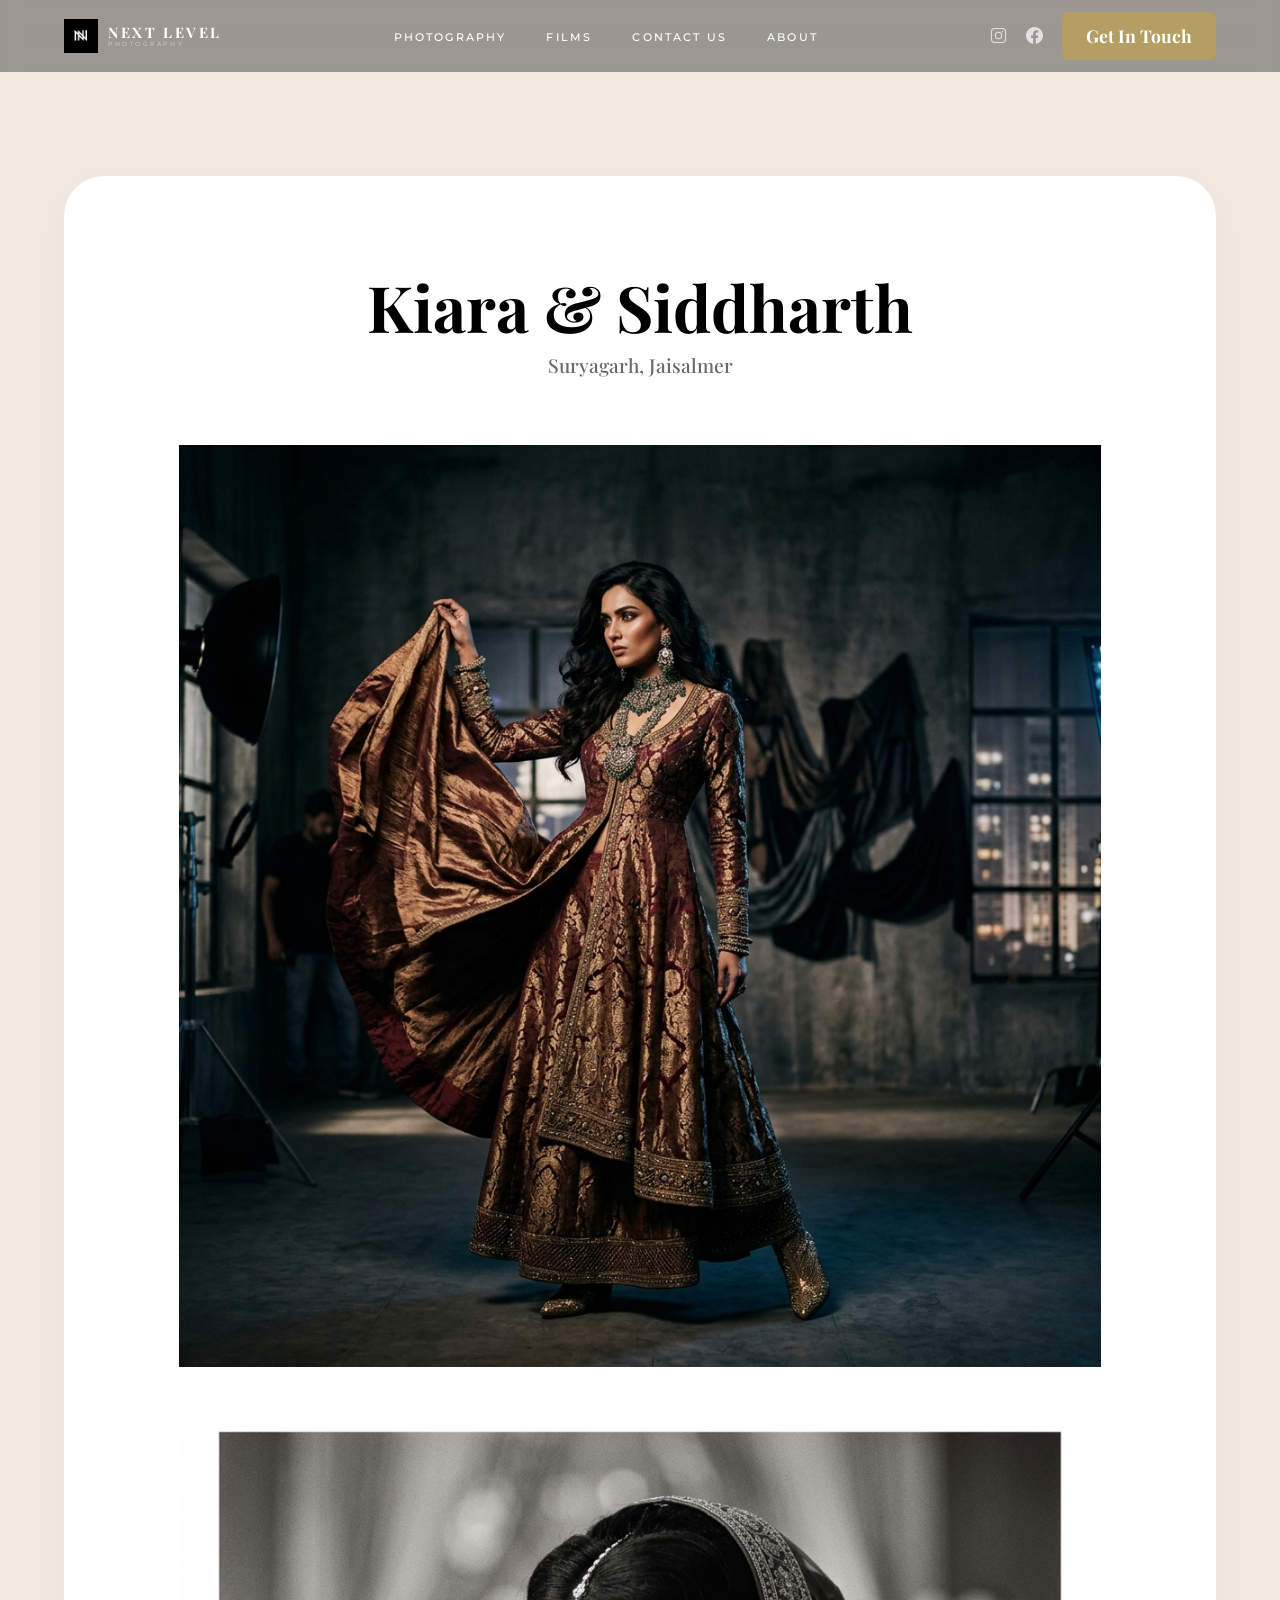
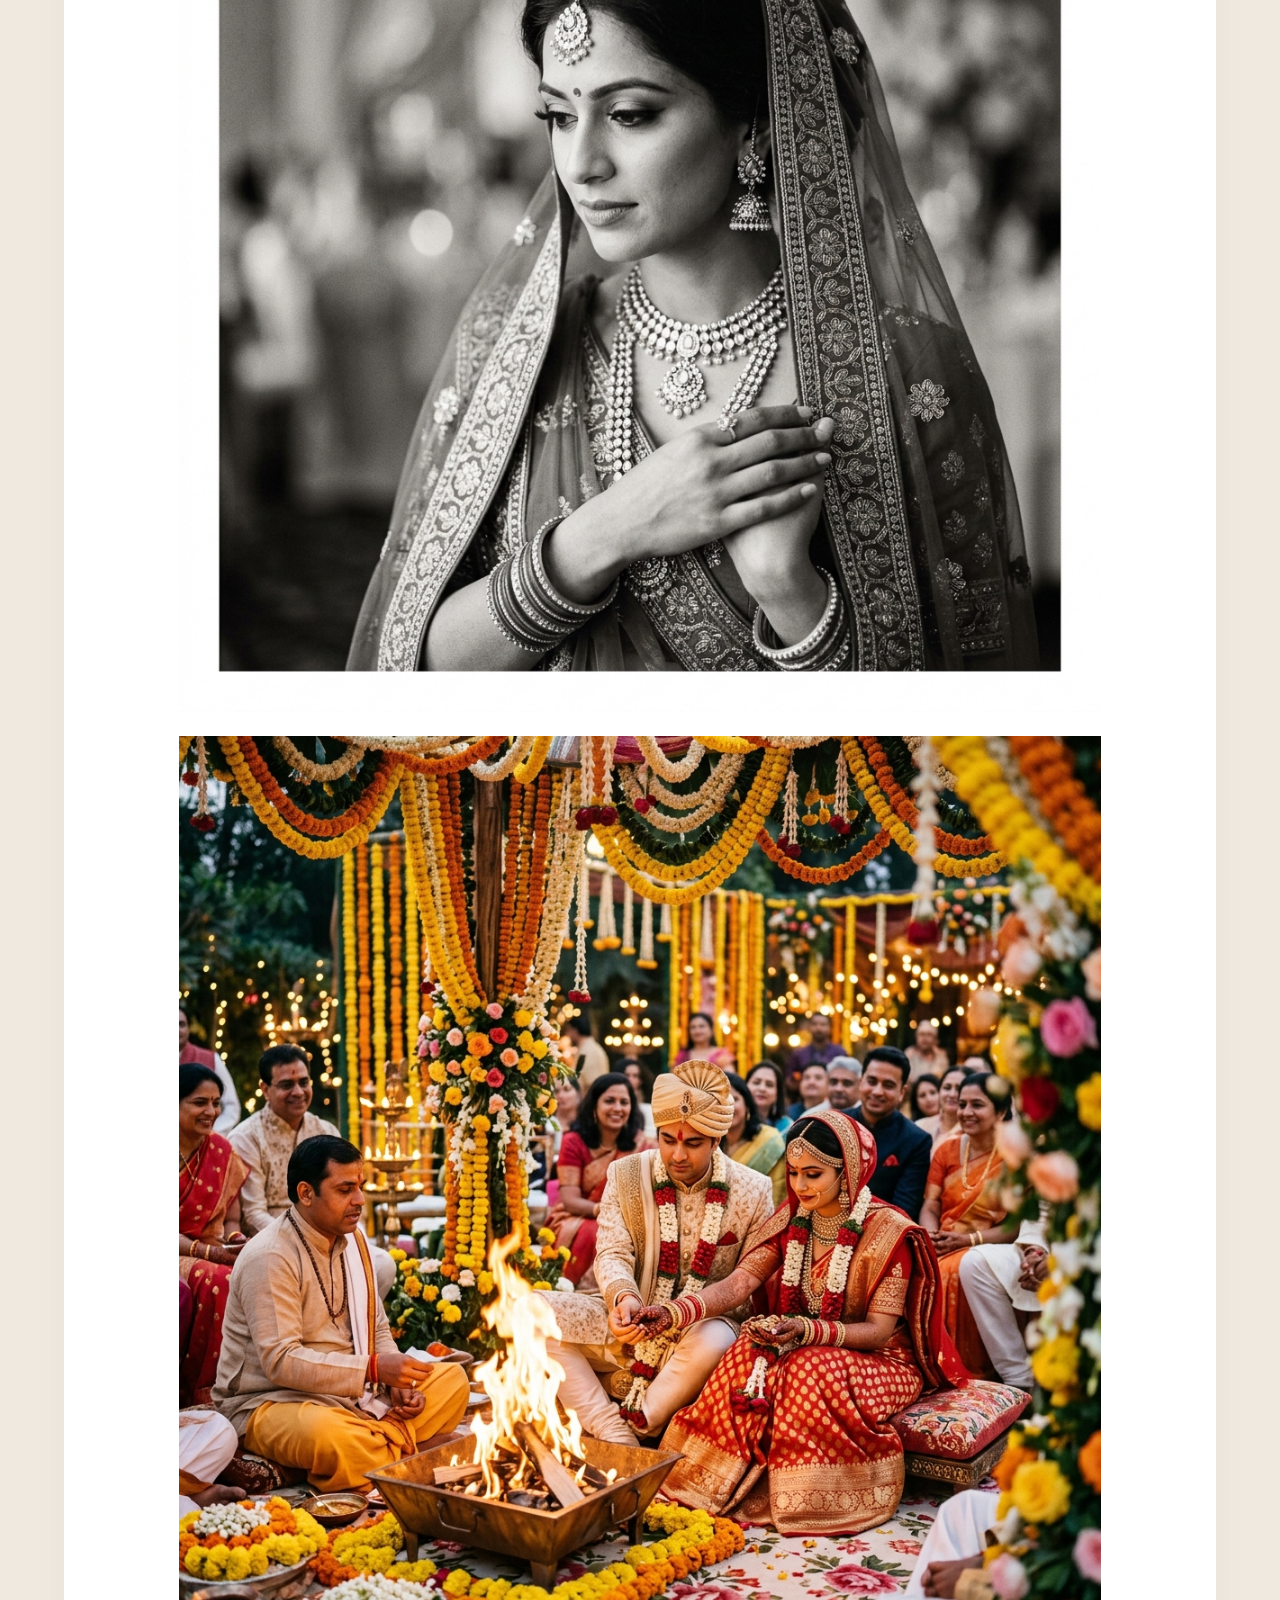
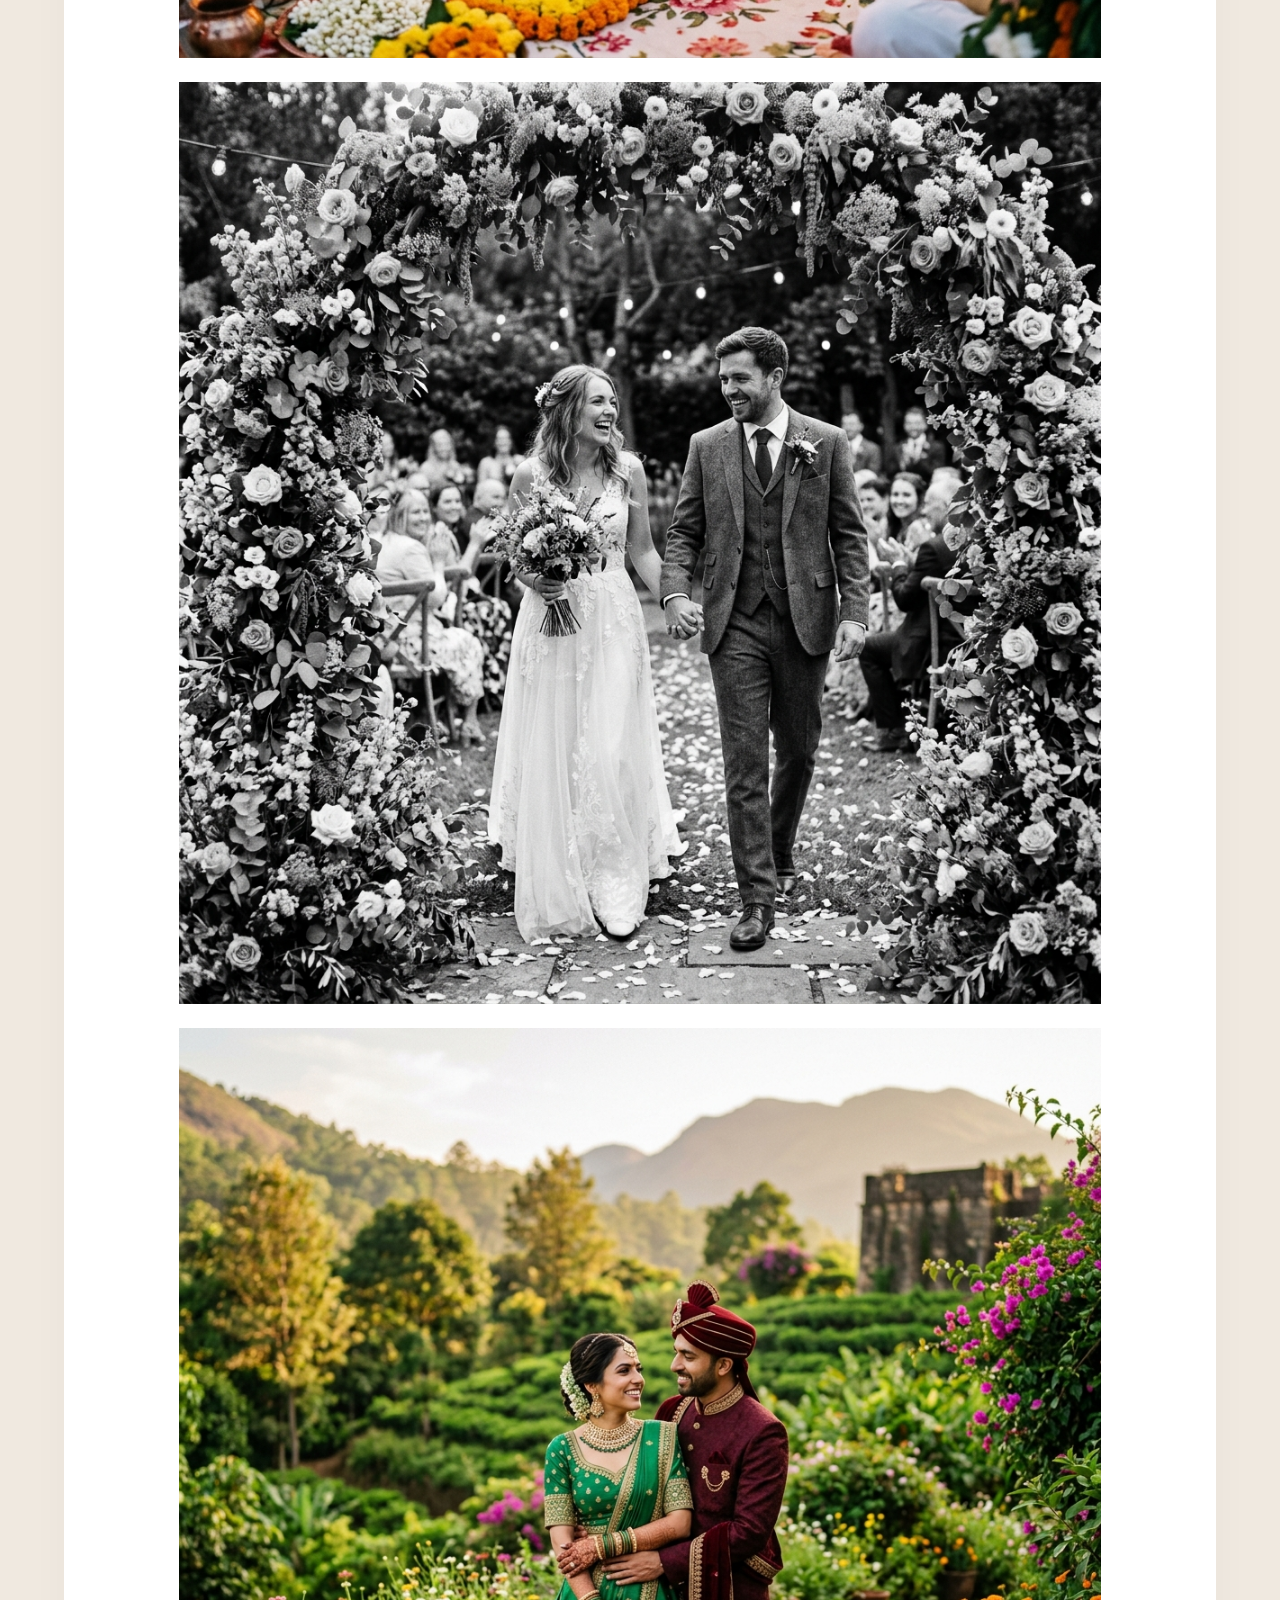
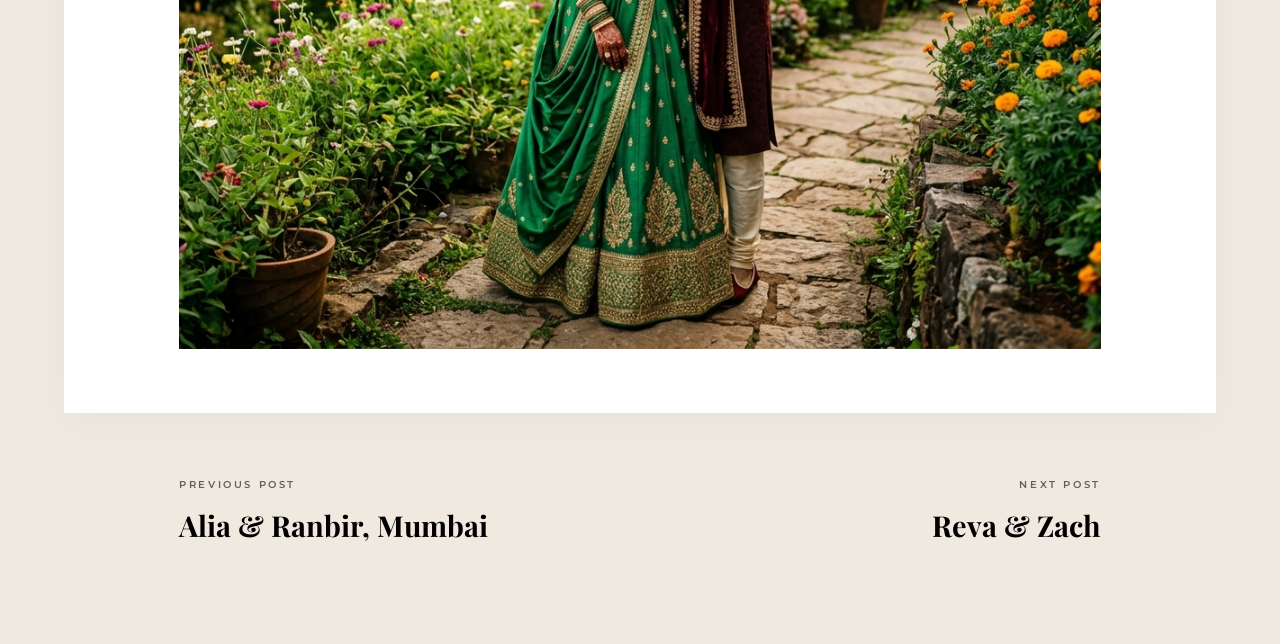
<file: blog-post.html>
<!DOCTYPE html>
<html lang="en">
<head>
  <meta charset="UTF-8" />
  <meta name="viewport" content="width=device-width, initial-scale=1.0" />
  <title>Kiara & Siddharth | NEXT LEVEL Photography</title>
  <meta name="description" content="Witnessed love in its purest form at Suryagarh, Jaisalmer." />
  <link rel="preconnect" href="https://fonts.googleapis.com" />
  <link rel="preconnect" href="https://fonts.gstatic.com" crossorigin />
  <link href="https://fonts.googleapis.com/css2?family=Playfair+Display:ital,wght@0,400;0,500;0,600;0,700;1,400;1,500;1,600;1,700&family=Montserrat:ital,wght@0,300;0,400;0,500;0,600;1,300;1,400&display=swap" rel="stylesheet" />
  <link rel="stylesheet" href="style.css" />
</head>
<body class="blog-body">
  <!-- NAVIGATION -->
  <header class="site-header" id="siteHeader">
    <nav class="nav-inner">
      <!-- Logo -->
      <div class="nav-logo">
        <a href="index.html">
          <img src="images/nl-logo.png" alt="NL" class="logo-mark" />
          <div class="logo-text-wrap">
            <span class="logo-next">NEXT LEVEL</span>
            <span class="logo-sub">Photography</span>
          </div>
        </a>
      </div>

      <!-- Center nav links -->
      <ul class="nav-links" id="navLinks">
        <li><a href="index.html#photography" class="nav-item">Photography</a></li>
        <li><a href="index.html#films" class="nav-item">Films</a></li>
        <li><a href="index.html#contact" class="nav-item">Contact Us</a></li>
        <li><a href="index.html#about" class="nav-item">About</a></li>
      </ul>

      <!-- Right -->
      <div class="nav-right">
        <a href="https://www.instagram.com/nextlevel_photography_amravati/" target="_blank" rel="noopener" class="nav-social" aria-label="Instagram">
          <svg width="17" height="17" viewBox="0 0 24 24" fill="none" stroke="currentColor" stroke-width="1.5"><rect x="2" y="2" width="20" height="20" rx="5"/><circle cx="12" cy="12" r="4.5"/><circle cx="17.5" cy="6.5" r="1" fill="currentColor" stroke="none"/></svg>
        </a>
        <a href="https://www.facebook.com/nextlevelphotographyamravati" target="_blank" rel="noopener" class="nav-social" aria-label="Facebook">
          <svg width="17" height="17" viewBox="0 0 24 24" fill="currentColor"><path d="M24 12.073C24 5.405 18.627 0 12 0S0 5.405 0 12.073C0 18.1 4.388 23.094 10.125 24v-8.437H7.078v-3.49h3.047v-2.66c0-3.025 1.792-4.697 4.533-4.697 1.312 0 2.686.236 2.686.236v2.97h-1.513c-1.491 0-1.956.931-1.956 1.886v2.265h3.328l-.532 3.49h-2.796V24C19.612 23.094 24 18.1 24 12.073z"/></svg>
        </a>
        <a href="index.html#contact" class="btn-get-in-touch" id="navCta">Get In Touch</a>
        <button class="hamburger" id="hamburger" aria-label="Menu">
          <span></span><span></span><span></span>
        </button>
      </div>
    </nav>
  </header>

  <!-- BLOG POST CONTENT -->
  <main class="blog-main-wrapper" style="margin-top: calc(var(--nav-h) + 2rem);">
    <div class="blog-post-container js-fade-up">
      
      <div class="blog-post-header">
        <h1 class="post-title">Kiara & Siddharth</h1>
        <p class="post-location">Suryagarh, Jaisalmer</p>
      </div>

      <div class="post-content">
        <img src="images/fashion.png" alt="Kiara and Siddharth Wedding Portrait" />
        <img src="images/mosaic_portrait.png" alt="Kiara and Siddharth Details" />
        <img src="images/wedding_ceremony.png" alt="Kiara and Siddharth Ceremony" />
        <img src="images/mosaic_couple.png" alt="Kiara and Siddharth Evening" />
        <img src="images/prewedding.png" alt="Kiara and Siddharth Prewedding" />
      </div>

    </div>

    <!-- PAGINATION (Outside White Box, On Beige) -->
    <div class="post-pagination">
      <a href="blog-post.html" class="pagination-link">
        <span class="nav-label">Previous Post</span>
        <span class="nav-title">Alia & Ranbir, Mumbai</span>
      </a>
      <a href="blog-post.html" class="pagination-link next">
        <span class="nav-label">Next Post</span>
        <span class="nav-title">Reva & Zach</span>
      </a>
    </div>
  </main>

  <script src="script.js"></script>
</body>
</html>
</file>
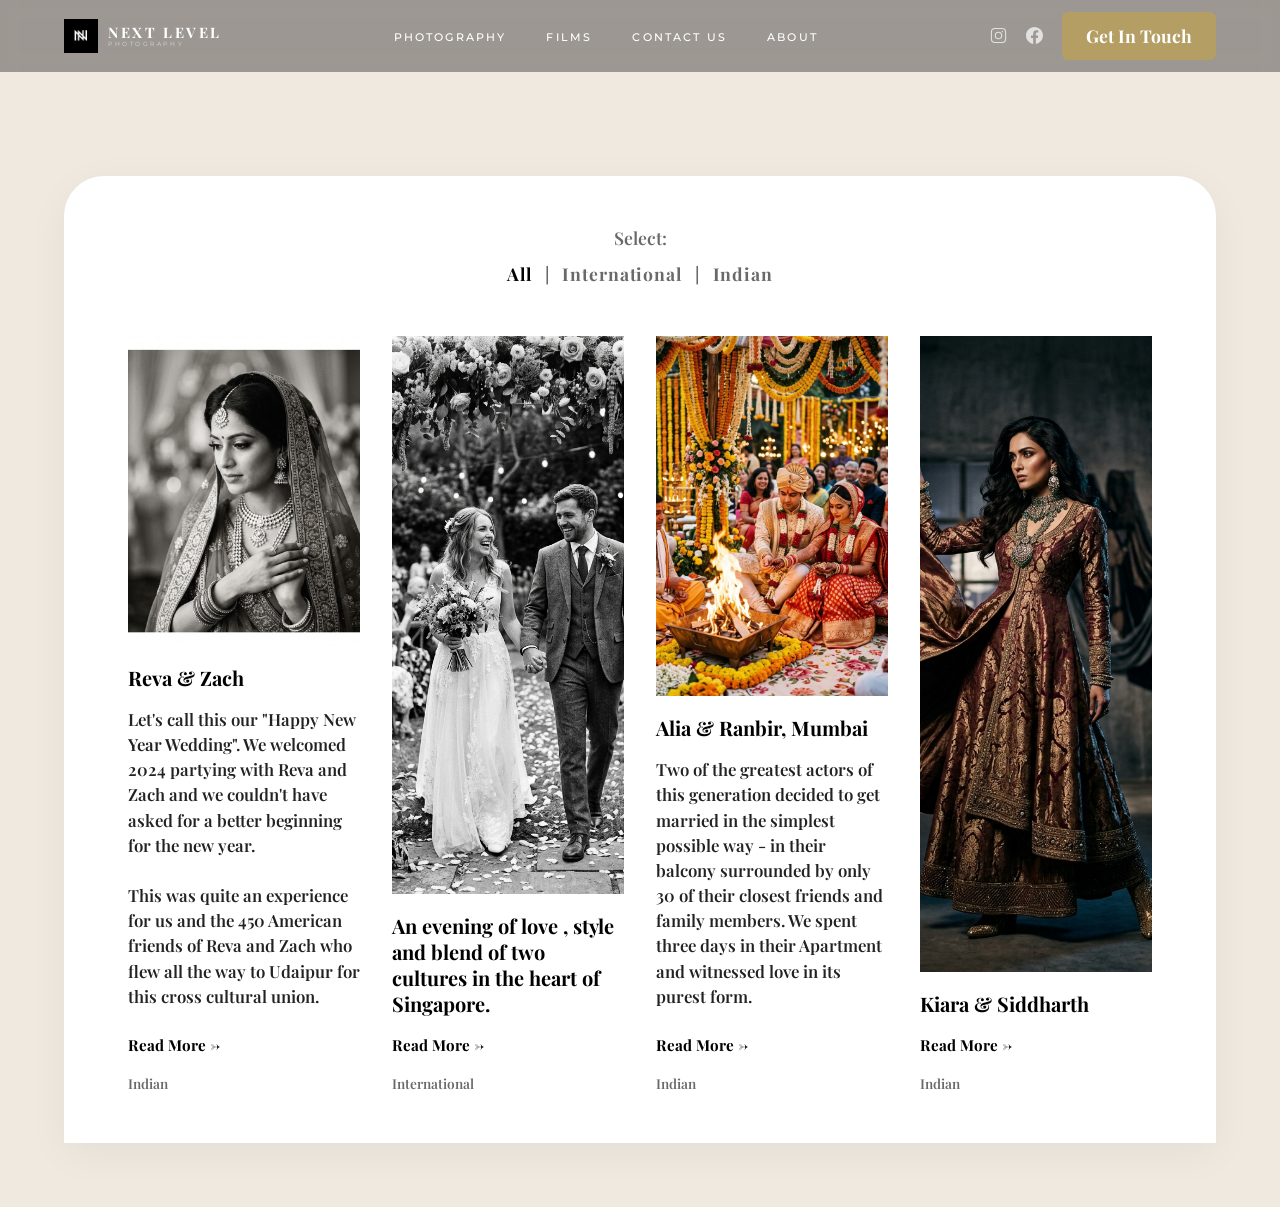
<file: blog.html>
<!DOCTYPE html>
<html lang="en">
<head>
  <meta charset="UTF-8" />
  <meta name="viewport" content="width=device-width, initial-scale=1.0" />
  <title>Photography Blog | NEXT LEVEL Photography</title>
  <meta name="description" content="Read our latest wedding stories, international shoots, and more." />
  <link rel="preconnect" href="https://fonts.googleapis.com" />
  <link rel="preconnect" href="https://fonts.gstatic.com" crossorigin />
  <link href="https://fonts.googleapis.com/css2?family=Playfair+Display:ital,wght@0,400;0,500;0,600;0,700;1,400;1,500;1,600;1,700&family=Montserrat:ital,wght@0,300;0,400;0,500;0,600;1,300;1,400&display=swap" rel="stylesheet" />
  <link rel="stylesheet" href="style.css" />
</head>
<body class="blog-body">
  <!-- NAVIGATION -->
  <header class="site-header" id="siteHeader">
    <nav class="nav-inner">
      <!-- Logo -->
      <div class="nav-logo">
        <a href="index.html">
          <img src="images/nl-logo.png" alt="NL" class="logo-mark" />
          <div class="logo-text-wrap">
            <span class="logo-next">NEXT LEVEL</span>
            <span class="logo-sub">Photography</span>
          </div>
        </a>
      </div>

      <!-- Center nav links -->
      <ul class="nav-links" id="navLinks">
        <li><a href="index.html#photography" class="nav-item">Photography</a></li>
        <li><a href="index.html#films" class="nav-item">Films</a></li>
        <li><a href="index.html#contact" class="nav-item">Contact Us</a></li>
        <li><a href="index.html#about" class="nav-item">About</a></li>
      </ul>

      <!-- Right -->
      <div class="nav-right">
        <a href="https://www.instagram.com/nextlevel_photography_amravati/" target="_blank" rel="noopener" class="nav-social" aria-label="Instagram">
          <svg width="17" height="17" viewBox="0 0 24 24" fill="none" stroke="currentColor" stroke-width="1.5"><rect x="2" y="2" width="20" height="20" rx="5"/><circle cx="12" cy="12" r="4.5"/><circle cx="17.5" cy="6.5" r="1" fill="currentColor" stroke="none"/></svg>
        </a>
        <a href="https://www.facebook.com/nextlevelphotographyamravati" target="_blank" rel="noopener" class="nav-social" aria-label="Facebook">
          <svg width="17" height="17" viewBox="0 0 24 24" fill="currentColor"><path d="M24 12.073C24 5.405 18.627 0 12 0S0 5.405 0 12.073C0 18.1 4.388 23.094 10.125 24v-8.437H7.078v-3.49h3.047v-2.66c0-3.025 1.792-4.697 4.533-4.697 1.312 0 2.686.236 2.686.236v2.97h-1.513c-1.491 0-1.956.931-1.956 1.886v2.265h3.328l-.532 3.49h-2.796V24C19.612 23.094 24 18.1 24 12.073z"/></svg>
        </a>
        <a href="index.html#contact" class="btn-get-in-touch" id="navCta">Get In Touch</a>
        <button class="hamburger" id="hamburger" aria-label="Menu">
          <span></span><span></span><span></span>
        </button>
      </div>
    </nav>
  </header>

  <!-- BLOG CONTAINER -->
  <main class="blog-main-wrapper" style="margin-top: calc(var(--nav-h) + 2rem);">
    <div class="blog-container js-fade-up">
      <!-- Filter -->
      <div class="blog-filter">
        <span class="filter-label">Select:</span>
        <div class="filter-options">
          <span class="filter-option active">All</span> | 
          <span class="filter-option">International</span> | 
          <span class="filter-option">Indian</span>
        </div>
      </div>

      <!-- Grid -->
      <div class="blog-grid">
        <!-- Card 1 -->
        <article class="blog-card">
          <img src="images/mosaic_portrait.png" alt="Reva & Zach" class="blog-img" />
          <h3 class="blog-title">Reva & Zach</h3>
          <p class="blog-excerpt">
            Let's call this our "Happy New Year Wedding". We welcomed 2024 partying with Reva and Zach and we couldn't have asked for a better beginning for the new year.<br/><br/>
            This was quite an experience for us and the 450 American friends of Reva and Zach who flew all the way to Udaipur for this cross cultural union.
          </p>
          <a href="post-reva.html" class="blog-read-more">Read More &rarr;</a>
          <span class="blog-category">Indian</span>
        </article>

        <!-- Card 2 -->
        <article class="blog-card">
          <img src="images/mosaic_couple.png" alt="An evening of love" class="blog-img" />
          <h3 class="blog-title">An evening of love , style and blend of two cultures in the heart of Singapore.</h3>
          <a href="post-singapore.html" class="blog-read-more">Read More &rarr;</a>
          <span class="blog-category">International</span>
        </article>

        <!-- Card 3 -->
        <article class="blog-card">
          <img src="images/wedding_ceremony.png" alt="Alia & Ranbir" class="blog-img" />
          <h3 class="blog-title">Alia & Ranbir, Mumbai</h3>
          <p class="blog-excerpt">
            Two of the greatest actors of this generation decided to get married in the simplest possible way - in their balcony surrounded by only 30 of their closest friends and family members. We spent three days in their Apartment and witnessed love in its purest form.
          </p>
          <a href="post-alia.html" class="blog-read-more">Read More &rarr;</a>
          <span class="blog-category">Indian</span>
        </article>

        <!-- Card 4 -->
        <article class="blog-card">
          <img src="images/fashion.png" alt="Kiara & Siddharth" class="blog-img" />
          <h3 class="blog-title">Kiara & Siddharth</h3>
          <a href="blog-post.html" class="blog-read-more">Read More &rarr;</a>
          <span class="blog-category">Indian</span>
        </article>

      </div>
    </div>
  </main>

  <script src="script.js"></script>
</body>
</html>
</file>
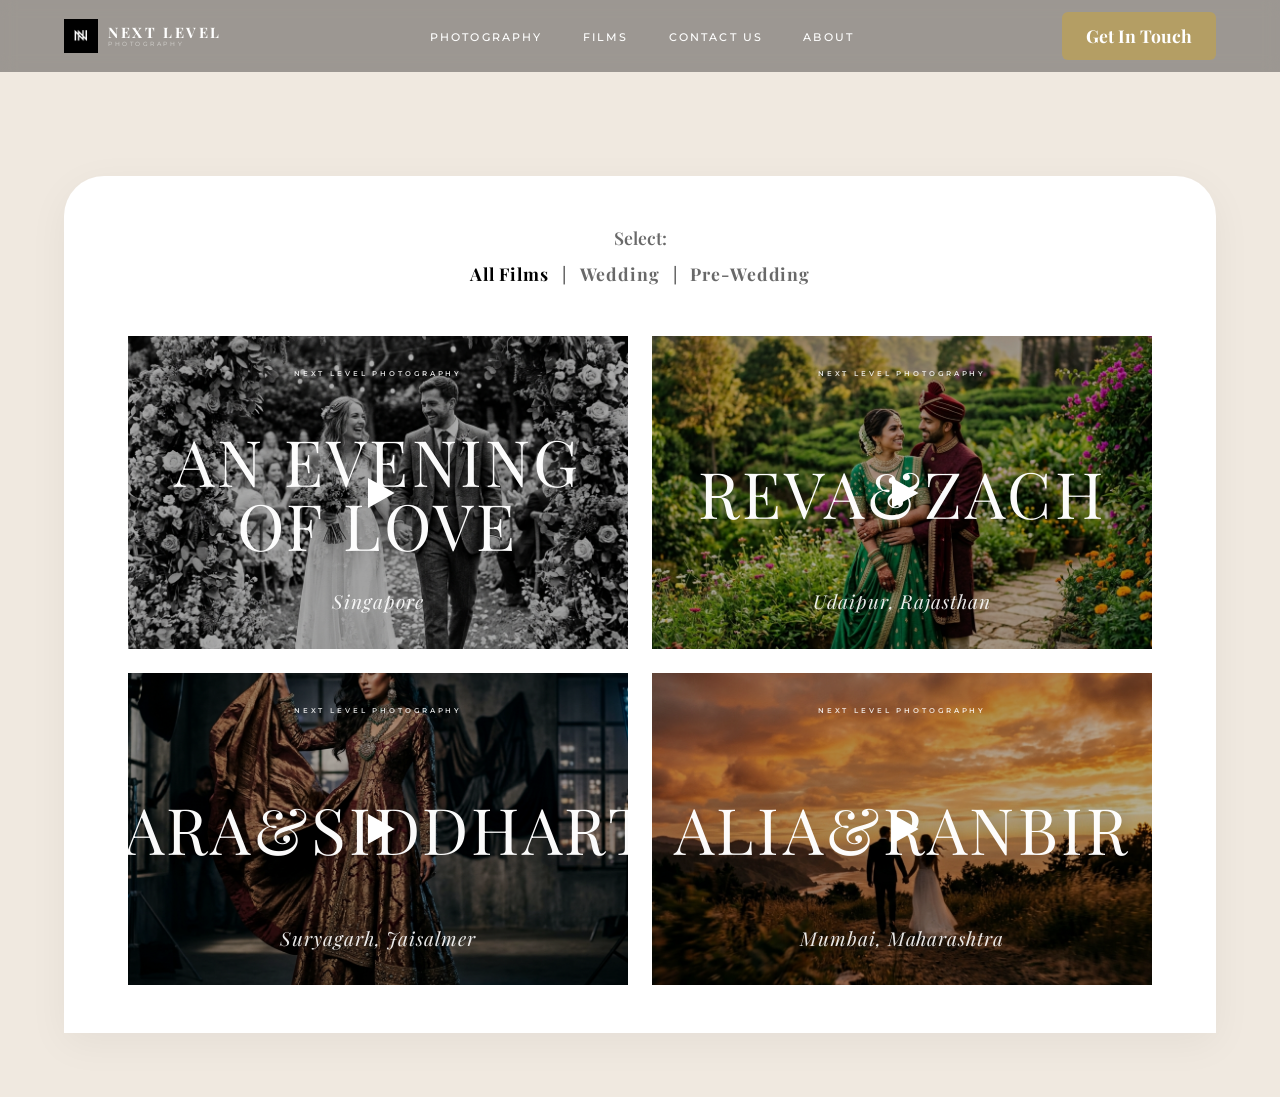
<file: films.html>
<!DOCTYPE html>
<html lang="en">
<head>
  <meta charset="UTF-8" />
  <meta name="viewport" content="width=device-width, initial-scale=1.0" />
  <title>Wedding Films | NEXT LEVEL Photography</title>
  <link rel="preconnect" href="https://fonts.googleapis.com" />
  <link rel="preconnect" href="https://fonts.gstatic.com" crossorigin />
  <link href="https://fonts.googleapis.com/css2?family=Playfair+Display:ital,wght@0,400;0,500;0,600;0,700;1,400;1,500;1,600;1,700&family=Montserrat:ital,wght@0,300;0,400;0,500;0,600;1,300;1,400&display=swap" rel="stylesheet" />
  <link rel="stylesheet" href="style.css" />
</head>
<body class="blog-body">
  <header class="site-header" id="siteHeader">
    <nav class="nav-inner">
      <div class="nav-logo">
        <a href="index.html">
          <img src="images/nl-logo.png" alt="NL" class="logo-mark" />
          <div class="logo-text-wrap">
            <span class="logo-next">NEXT LEVEL</span>
            <span class="logo-sub">Photography</span>
          </div>
        </a>
      </div>
      <ul class="nav-links" id="navLinks">
        <li><a href="index.html#photography" class="nav-item">Photography</a></li>
        <li><a href="index.html#films" class="nav-item">Films</a></li>
        <li><a href="index.html#contact" class="nav-item">Contact Us</a></li>
        <li><a href="index.html#about" class="nav-item">About</a></li>
      </ul>
      <div class="nav-right">
        <a href="index.html#contact" class="btn-get-in-touch">Get In Touch</a>
        <button class="hamburger" id="hamburger" aria-label="Menu">
          <span></span><span></span><span></span>
        </button>
      </div>
    </nav>
  </header>

  <main class="blog-main-wrapper" style="margin-top: calc(var(--nav-h) + 2rem);">
    <div class="blog-container js-fade-up">
      <div class="blog-filter">
        <span class="filter-label">Select:</span>
        <div class="filter-options">
          <span class="filter-option active">All Films</span> | 
          <span class="filter-option">Wedding</span> | 
          <span class="filter-option">Pre-Wedding</span>
        </div>
      </div>

      <div class="films-grid">
        <!-- Film 1 -->
        <a href="post-singapore.html" class="film-card" style="display:block;">
          <div class="film-thumb">
            <img src="images/mosaic_couple.png" alt="Wedding Film" loading="lazy" />
            <div class="film-label-overlay">
              <p class="film-brand">NEXT LEVEL PHOTOGRAPHY</p>
              <h3 class="film-couple-name">AN EVENING OF LOVE</h3>
              <p class="film-location">Singapore</p>
            </div>
            <div class="film-play-btn">
              <svg viewBox="0 0 24 24" width="40" height="40" fill="white"><polygon points="6,3 22,12 6,21"/></svg>
            </div>
          </div>
        </a>

        <!-- Film 2 -->
        <a href="post-reva.html" class="film-card" style="display:block;">
          <div class="film-thumb">
            <img src="images/prewedding.png" alt="Wedding Film" loading="lazy" />
            <div class="film-label-overlay">
              <p class="film-brand">NEXT LEVEL PHOTOGRAPHY</p>
              <h3 class="film-couple-name">REVA&amp;ZACH</h3>
              <p class="film-location">Udaipur, Rajasthan</p>
            </div>
            <div class="film-play-btn">
              <svg viewBox="0 0 24 24" width="40" height="40" fill="white"><polygon points="6,3 22,12 6,21"/></svg>
            </div>
          </div>
        </a>

        <!-- Film 3 -->
        <a href="blog-post.html" class="film-card" style="display:block;">
          <div class="film-thumb">
            <img src="images/fashion.png" alt="Pre-Wedding Film" loading="lazy" />
            <div class="film-label-overlay">
              <p class="film-brand">NEXT LEVEL PHOTOGRAPHY</p>
              <h3 class="film-couple-name">KIARA&amp;SIDDHARTH</h3>
              <p class="film-location">Suryagarh, Jaisalmer</p>
            </div>
            <div class="film-play-btn">
              <svg viewBox="0 0 24 24" width="40" height="40" fill="white"><polygon points="6,3 22,12 6,21"/></svg>
            </div>
          </div>
        </a>

        <!-- Film 4 -->
        <a href="post-alia.html" class="film-card" style="display:block;">
          <div class="film-thumb">
            <img src="images/films.png" alt="Wedding Film" loading="lazy" />
            <div class="film-label-overlay">
              <p class="film-brand">NEXT LEVEL PHOTOGRAPHY</p>
              <h3 class="film-couple-name">ALIA&amp;RANBIR</h3>
              <p class="film-location">Mumbai, Maharashtra</p>
            </div>
            <div class="film-play-btn">
              <svg viewBox="0 0 24 24" width="40" height="40" fill="white"><polygon points="6,3 22,12 6,21"/></svg>
            </div>
          </div>
        </a>
      </div>
    </div>
  </main>
  <script src="script.js"></script>
</body>
</html>
</file>
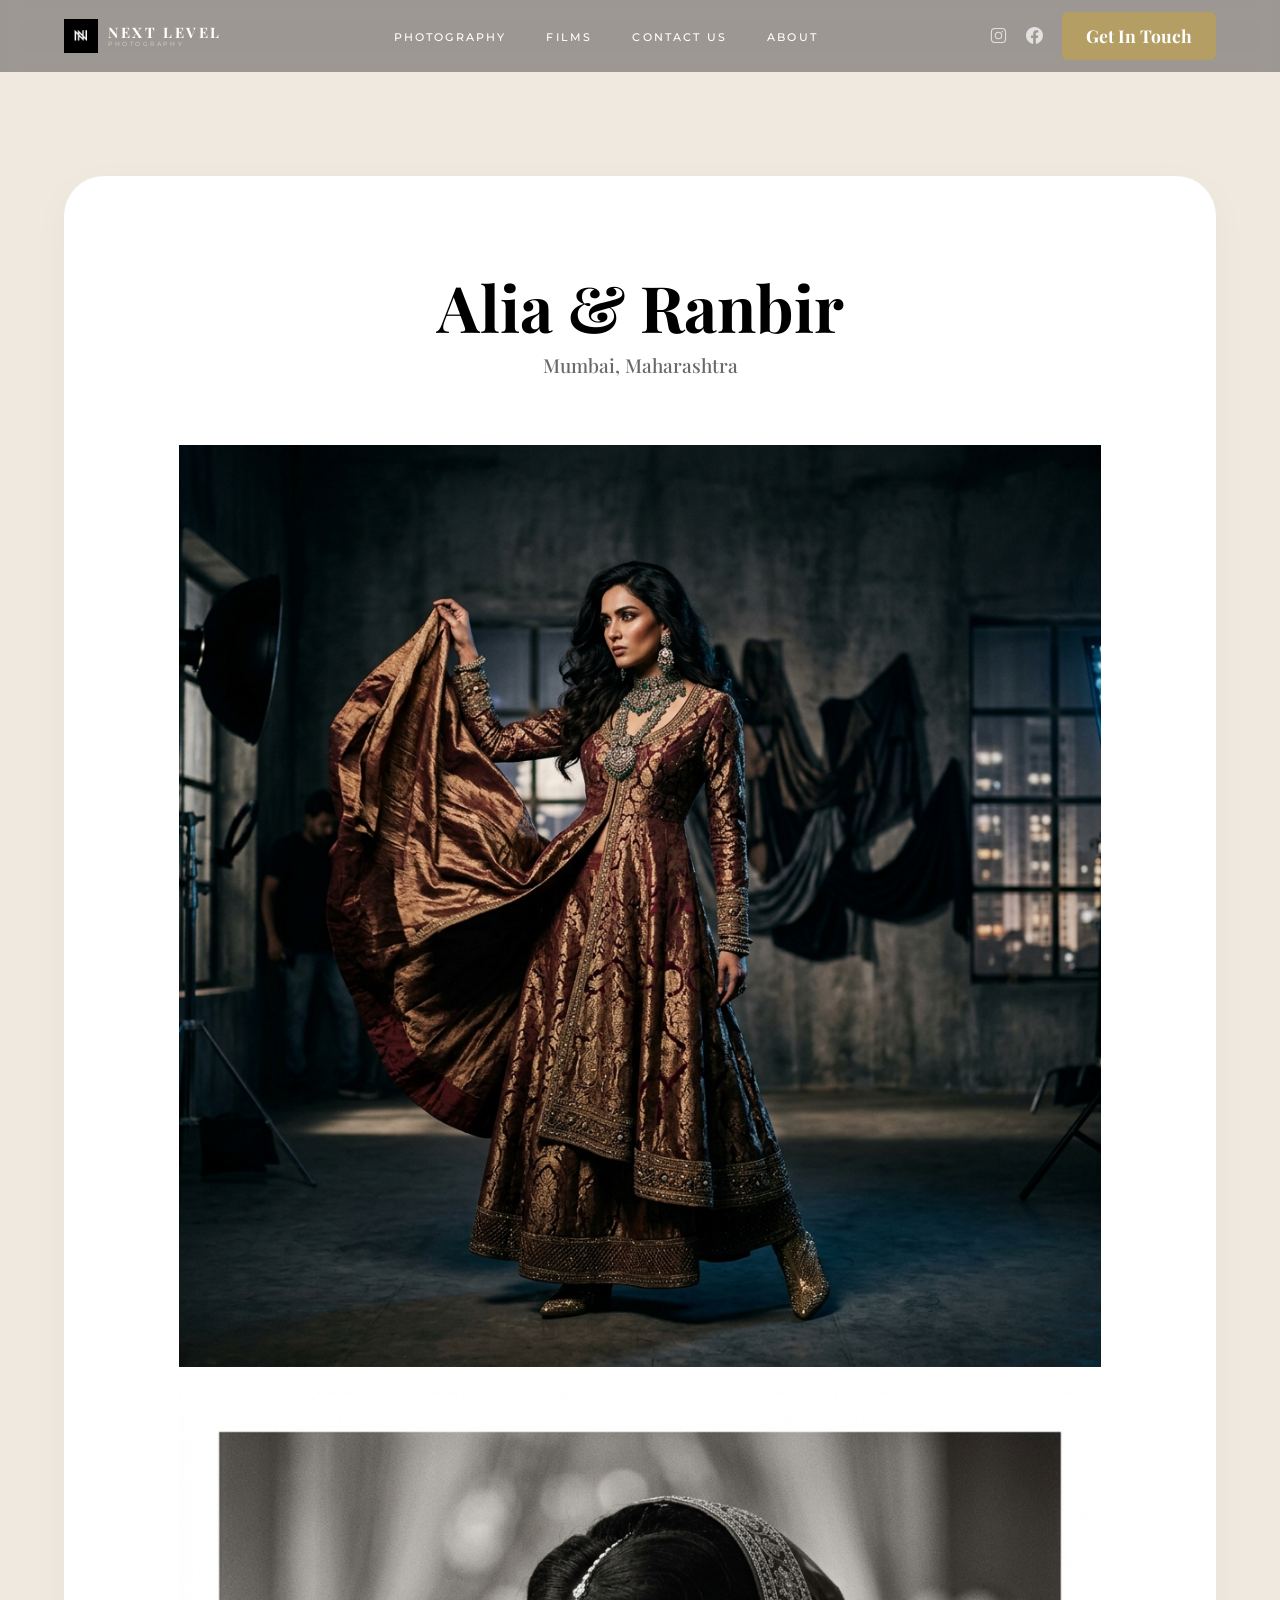
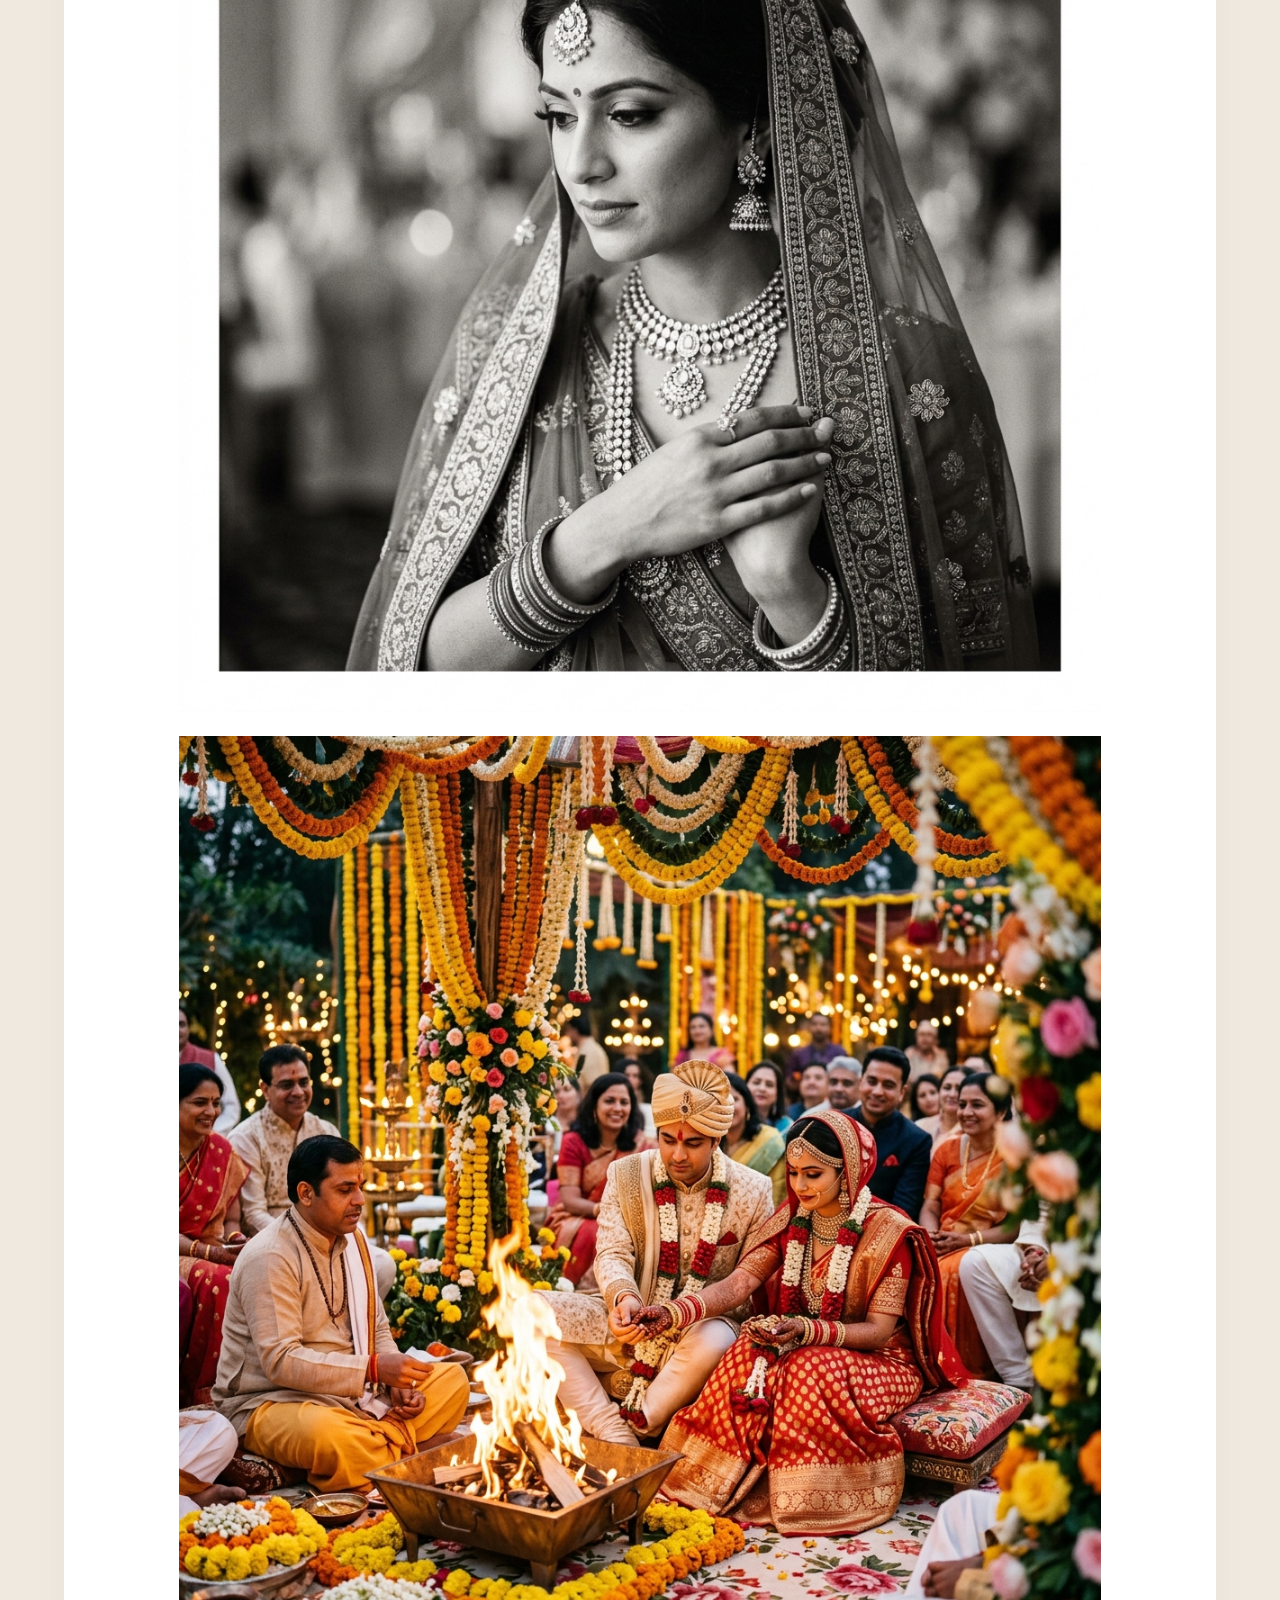
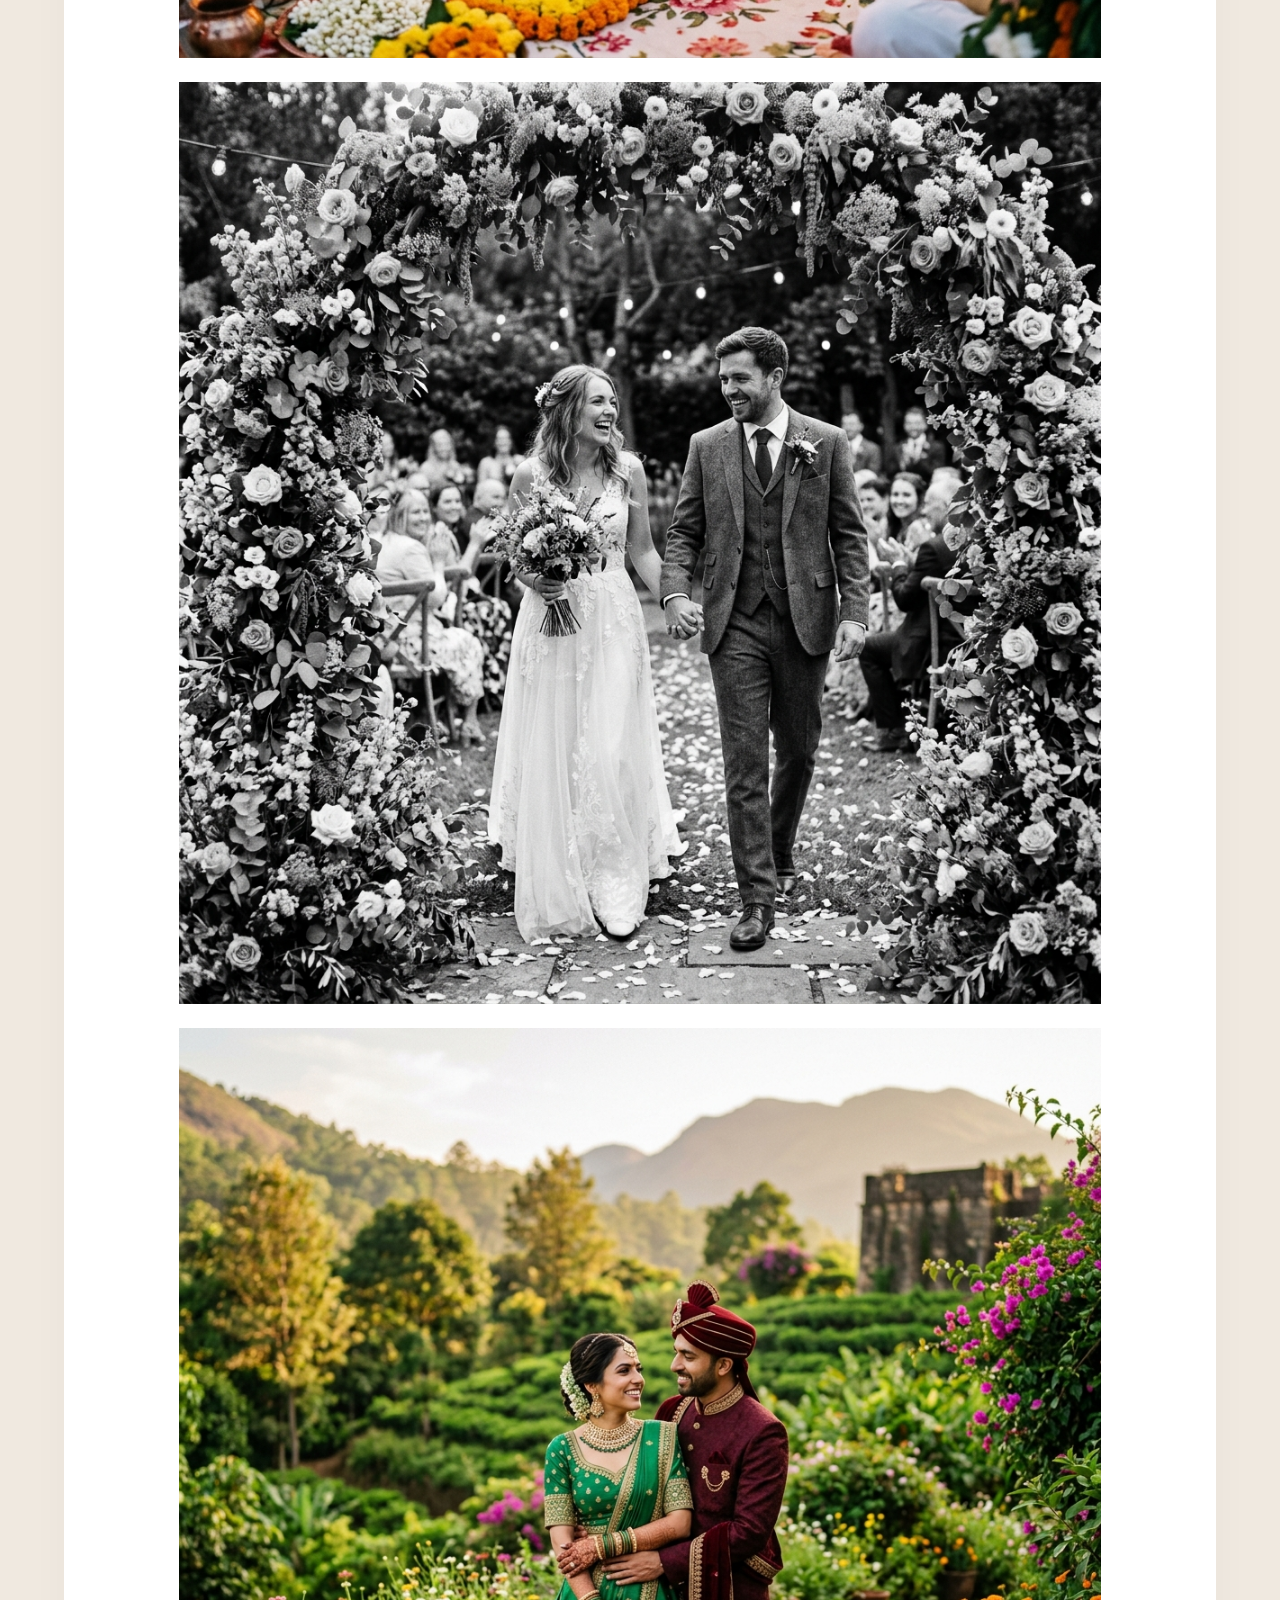
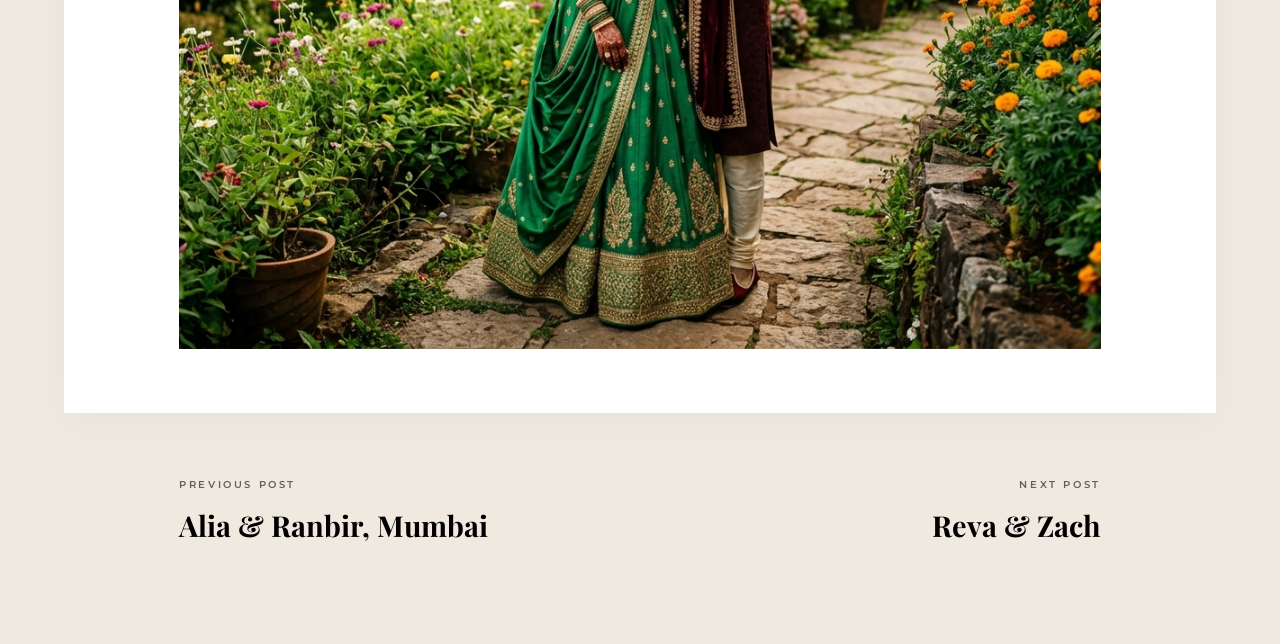
<file: post-alia.html>
<!DOCTYPE html>
<html lang="en">
<head>
  <meta charset="UTF-8" />
  <meta name="viewport" content="width=device-width, initial-scale=1.0" />
  <title>Kiara & Siddharth | NEXT LEVEL Photography</title>
  <meta name="description" content="Witnessed love in its purest form at Suryagarh, Jaisalmer." />
  <link rel="preconnect" href="https://fonts.googleapis.com" />
  <link rel="preconnect" href="https://fonts.gstatic.com" crossorigin />
  <link href="https://fonts.googleapis.com/css2?family=Playfair+Display:ital,wght@0,400;0,500;0,600;0,700;1,400;1,500;1,600;1,700&family=Montserrat:ital,wght@0,300;0,400;0,500;0,600;1,300;1,400&display=swap" rel="stylesheet" />
  <link rel="stylesheet" href="style.css" />
</head>
<body class="blog-body">
  <!-- NAVIGATION -->
  <header class="site-header" id="siteHeader">
    <nav class="nav-inner">
      <!-- Logo -->
      <div class="nav-logo">
        <a href="index.html">
          <img src="images/nl-logo.png" alt="NL" class="logo-mark" />
          <div class="logo-text-wrap">
            <span class="logo-next">NEXT LEVEL</span>
            <span class="logo-sub">Photography</span>
          </div>
        </a>
      </div>

      <!-- Center nav links -->
      <ul class="nav-links" id="navLinks">
        <li><a href="index.html#photography" class="nav-item">Photography</a></li>
        <li><a href="index.html#films" class="nav-item">Films</a></li>
        <li><a href="index.html#contact" class="nav-item">Contact Us</a></li>
        <li><a href="index.html#about" class="nav-item">About</a></li>
      </ul>

      <!-- Right -->
      <div class="nav-right">
        <a href="https://www.instagram.com/nextlevel_photography_amravati/" target="_blank" rel="noopener" class="nav-social" aria-label="Instagram">
          <svg width="17" height="17" viewBox="0 0 24 24" fill="none" stroke="currentColor" stroke-width="1.5"><rect x="2" y="2" width="20" height="20" rx="5"/><circle cx="12" cy="12" r="4.5"/><circle cx="17.5" cy="6.5" r="1" fill="currentColor" stroke="none"/></svg>
        </a>
        <a href="https://www.facebook.com/nextlevelphotographyamravati" target="_blank" rel="noopener" class="nav-social" aria-label="Facebook">
          <svg width="17" height="17" viewBox="0 0 24 24" fill="currentColor"><path d="M24 12.073C24 5.405 18.627 0 12 0S0 5.405 0 12.073C0 18.1 4.388 23.094 10.125 24v-8.437H7.078v-3.49h3.047v-2.66c0-3.025 1.792-4.697 4.533-4.697 1.312 0 2.686.236 2.686.236v2.97h-1.513c-1.491 0-1.956.931-1.956 1.886v2.265h3.328l-.532 3.49h-2.796V24C19.612 23.094 24 18.1 24 12.073z"/></svg>
        </a>
        <a href="index.html#contact" class="btn-get-in-touch" id="navCta">Get In Touch</a>
        <button class="hamburger" id="hamburger" aria-label="Menu">
          <span></span><span></span><span></span>
        </button>
      </div>
    </nav>
  </header>

  <!-- BLOG POST CONTENT -->
  <main class="blog-main-wrapper" style="margin-top: calc(var(--nav-h) + 2rem);">
    <div class="blog-post-container js-fade-up">
      
      <div class="blog-post-header">
        <h1 class="post-title">Alia & Ranbir</h1>
        <p class="post-location">Mumbai, Maharashtra</p>
      </div>

      <div class="post-content">
        <img src="images/fashion.png" alt="Kiara and Siddharth Wedding Portrait" />
        <img src="images/mosaic_portrait.png" alt="Kiara and Siddharth Details" />
        <img src="images/wedding_ceremony.png" alt="Kiara and Siddharth Ceremony" />
        <img src="images/mosaic_couple.png" alt="Kiara and Siddharth Evening" />
        <img src="images/prewedding.png" alt="Kiara and Siddharth Prewedding" />
      </div>

    </div>

    <!-- PAGINATION (Outside White Box, On Beige) -->
    <div class="post-pagination">
      <a href="blog-post.html" class="pagination-link">
        <span class="nav-label">Previous Post</span>
        <span class="nav-title">Alia & Ranbir, Mumbai</span>
      </a>
      <a href="blog-post.html" class="pagination-link next">
        <span class="nav-label">Next Post</span>
        <span class="nav-title">Reva & Zach</span>
      </a>
    </div>
  </main>

  <script src="script.js"></script>
</body>
</html>
</file>
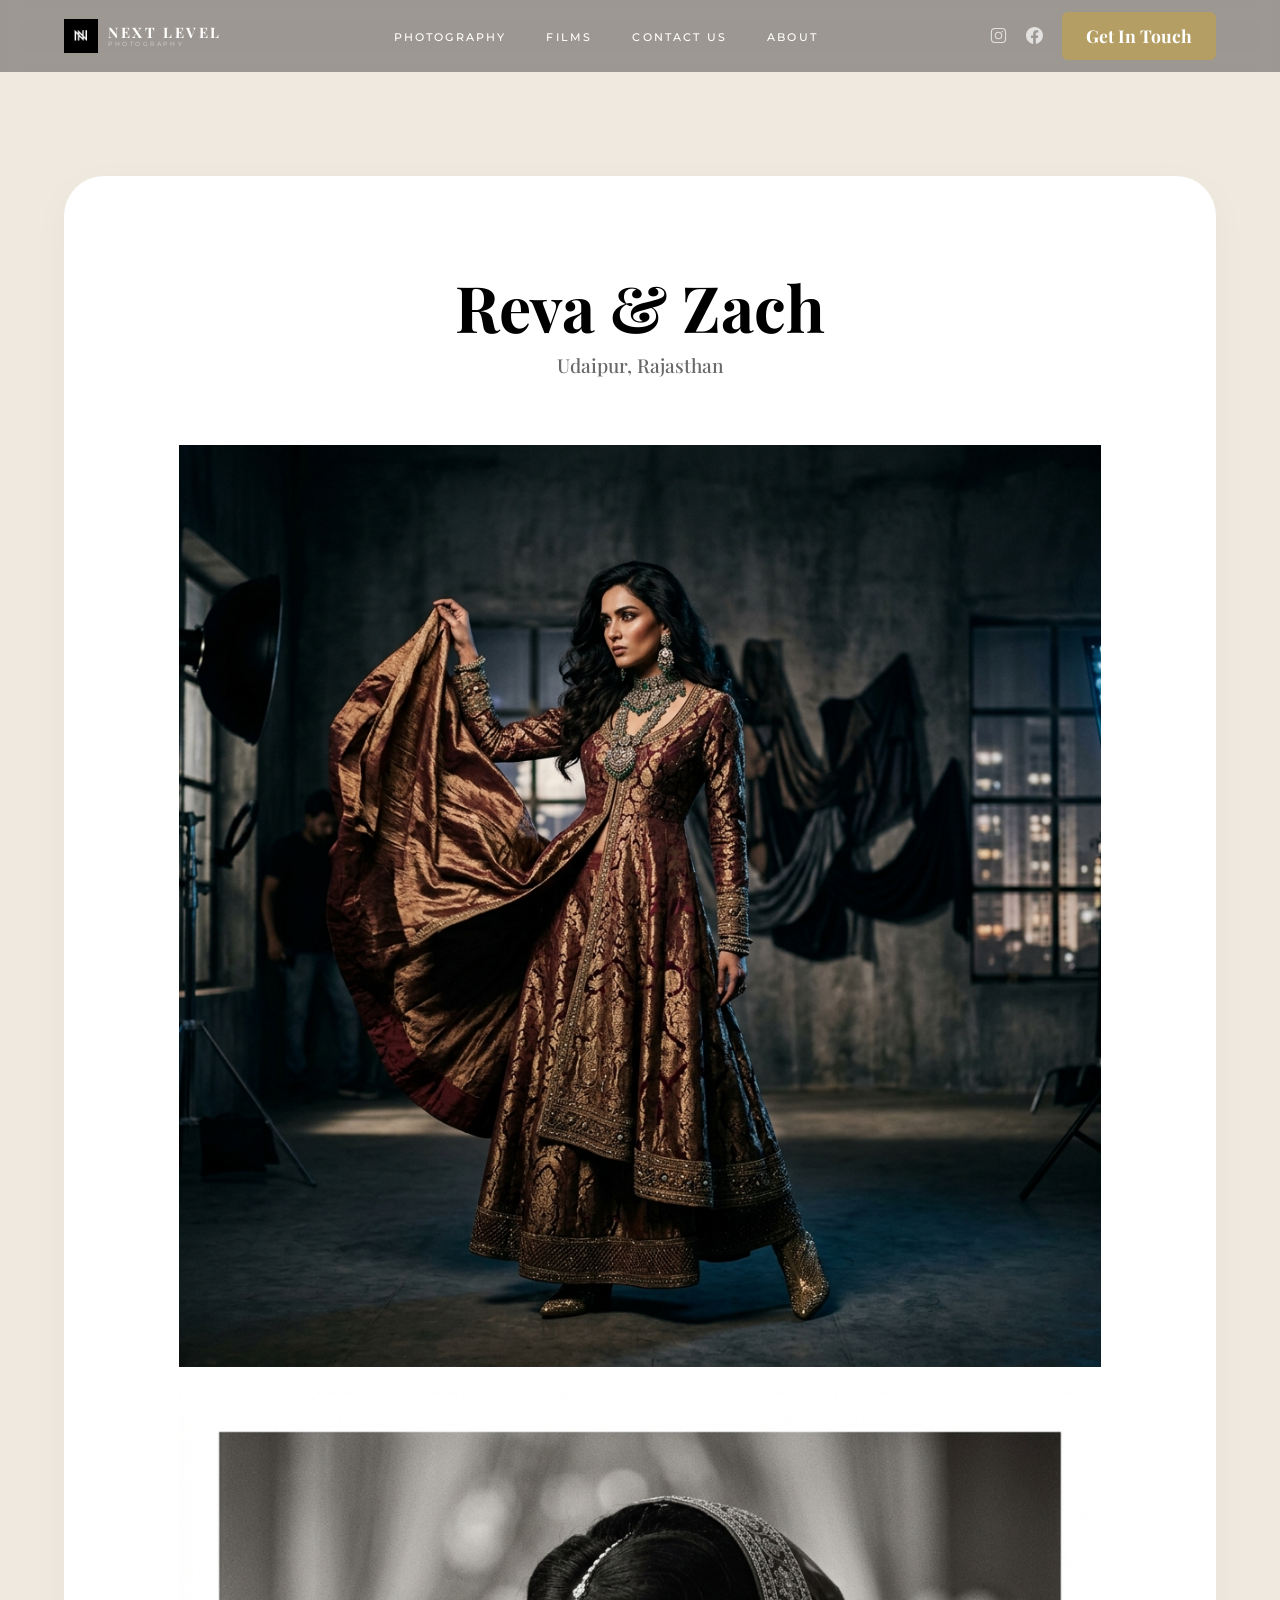
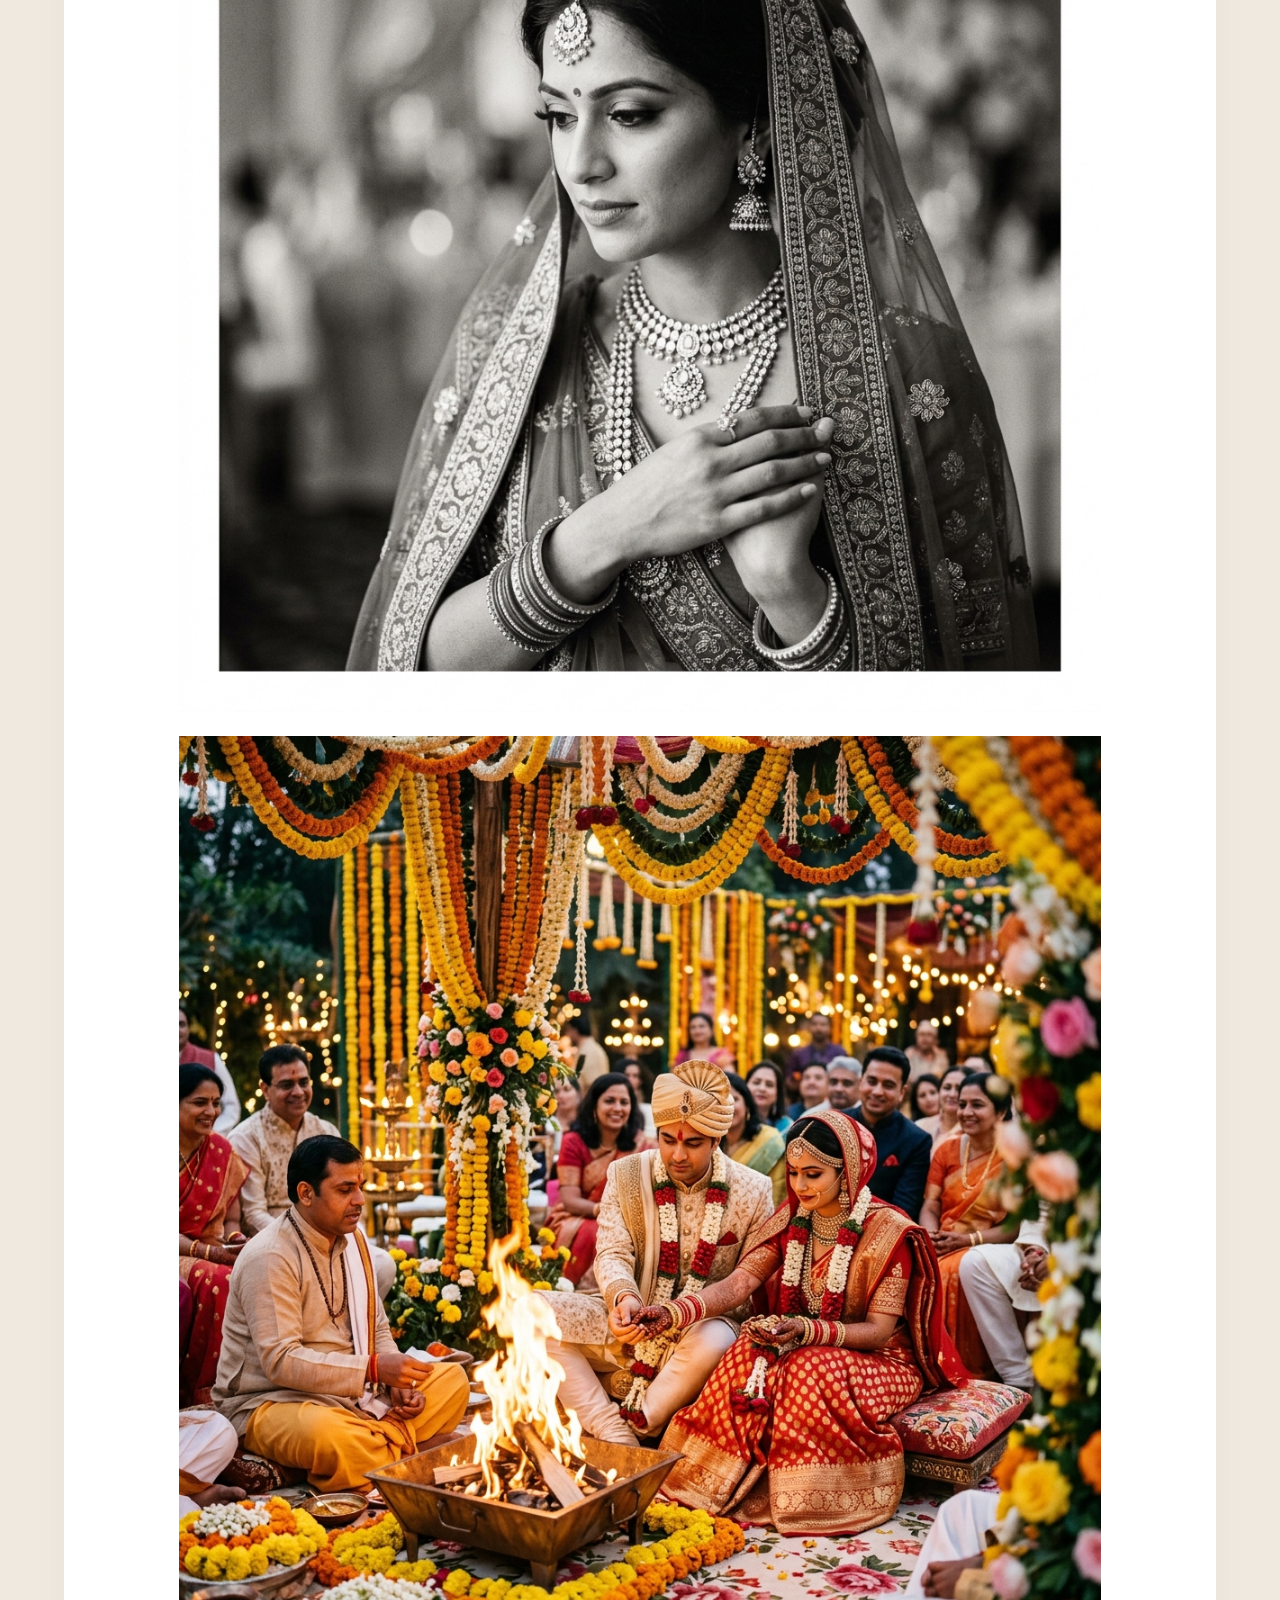
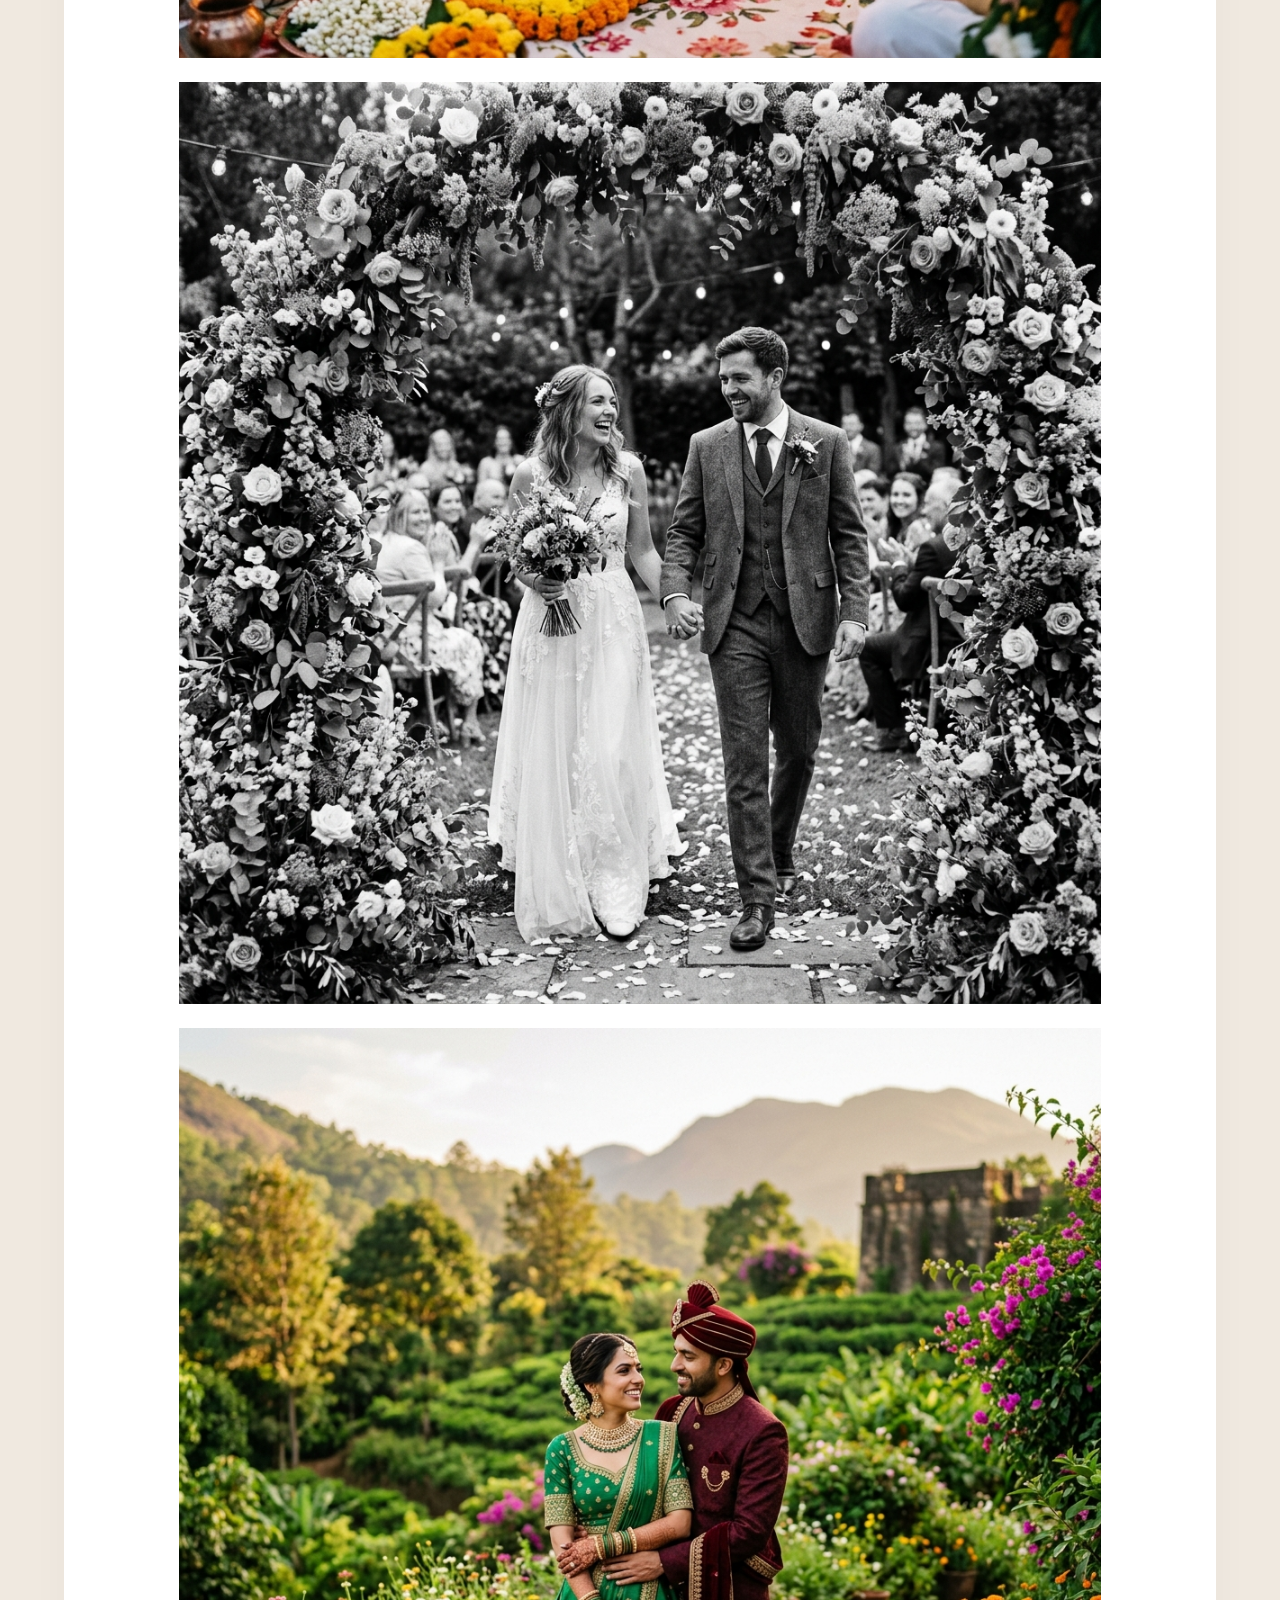
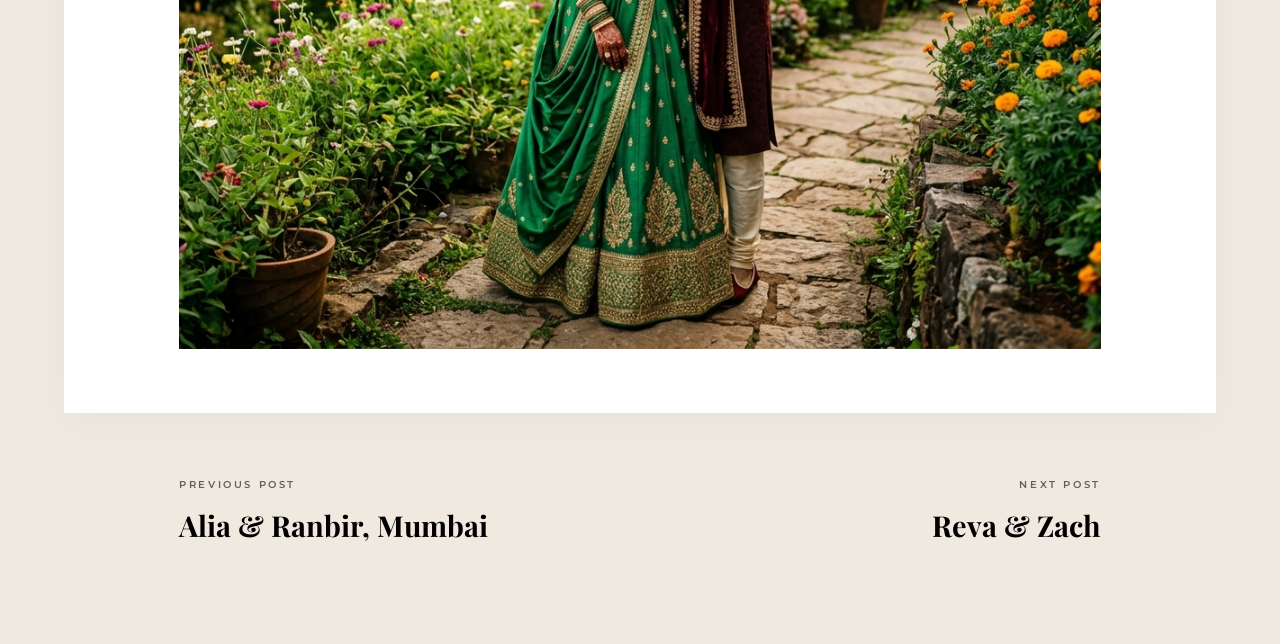
<file: post-reva.html>
<!DOCTYPE html>
<html lang="en">
<head>
  <meta charset="UTF-8" />
  <meta name="viewport" content="width=device-width, initial-scale=1.0" />
  <title>Kiara & Siddharth | NEXT LEVEL Photography</title>
  <meta name="description" content="Witnessed love in its purest form at Suryagarh, Jaisalmer." />
  <link rel="preconnect" href="https://fonts.googleapis.com" />
  <link rel="preconnect" href="https://fonts.gstatic.com" crossorigin />
  <link href="https://fonts.googleapis.com/css2?family=Playfair+Display:ital,wght@0,400;0,500;0,600;0,700;1,400;1,500;1,600;1,700&family=Montserrat:ital,wght@0,300;0,400;0,500;0,600;1,300;1,400&display=swap" rel="stylesheet" />
  <link rel="stylesheet" href="style.css" />
</head>
<body class="blog-body">
  <!-- NAVIGATION -->
  <header class="site-header" id="siteHeader">
    <nav class="nav-inner">
      <!-- Logo -->
      <div class="nav-logo">
        <a href="index.html">
          <img src="images/nl-logo.png" alt="NL" class="logo-mark" />
          <div class="logo-text-wrap">
            <span class="logo-next">NEXT LEVEL</span>
            <span class="logo-sub">Photography</span>
          </div>
        </a>
      </div>

      <!-- Center nav links -->
      <ul class="nav-links" id="navLinks">
        <li><a href="index.html#photography" class="nav-item">Photography</a></li>
        <li><a href="index.html#films" class="nav-item">Films</a></li>
        <li><a href="index.html#contact" class="nav-item">Contact Us</a></li>
        <li><a href="index.html#about" class="nav-item">About</a></li>
      </ul>

      <!-- Right -->
      <div class="nav-right">
        <a href="https://www.instagram.com/nextlevel_photography_amravati/" target="_blank" rel="noopener" class="nav-social" aria-label="Instagram">
          <svg width="17" height="17" viewBox="0 0 24 24" fill="none" stroke="currentColor" stroke-width="1.5"><rect x="2" y="2" width="20" height="20" rx="5"/><circle cx="12" cy="12" r="4.5"/><circle cx="17.5" cy="6.5" r="1" fill="currentColor" stroke="none"/></svg>
        </a>
        <a href="https://www.facebook.com/nextlevelphotographyamravati" target="_blank" rel="noopener" class="nav-social" aria-label="Facebook">
          <svg width="17" height="17" viewBox="0 0 24 24" fill="currentColor"><path d="M24 12.073C24 5.405 18.627 0 12 0S0 5.405 0 12.073C0 18.1 4.388 23.094 10.125 24v-8.437H7.078v-3.49h3.047v-2.66c0-3.025 1.792-4.697 4.533-4.697 1.312 0 2.686.236 2.686.236v2.97h-1.513c-1.491 0-1.956.931-1.956 1.886v2.265h3.328l-.532 3.49h-2.796V24C19.612 23.094 24 18.1 24 12.073z"/></svg>
        </a>
        <a href="index.html#contact" class="btn-get-in-touch" id="navCta">Get In Touch</a>
        <button class="hamburger" id="hamburger" aria-label="Menu">
          <span></span><span></span><span></span>
        </button>
      </div>
    </nav>
  </header>

  <!-- BLOG POST CONTENT -->
  <main class="blog-main-wrapper" style="margin-top: calc(var(--nav-h) + 2rem);">
    <div class="blog-post-container js-fade-up">
      
      <div class="blog-post-header">
        <h1 class="post-title">Reva & Zach</h1>
        <p class="post-location">Udaipur, Rajasthan</p>
      </div>

      <div class="post-content">
        <img src="images/fashion.png" alt="Kiara and Siddharth Wedding Portrait" />
        <img src="images/mosaic_portrait.png" alt="Kiara and Siddharth Details" />
        <img src="images/wedding_ceremony.png" alt="Kiara and Siddharth Ceremony" />
        <img src="images/mosaic_couple.png" alt="Kiara and Siddharth Evening" />
        <img src="images/prewedding.png" alt="Kiara and Siddharth Prewedding" />
      </div>

    </div>

    <!-- PAGINATION (Outside White Box, On Beige) -->
    <div class="post-pagination">
      <a href="blog-post.html" class="pagination-link">
        <span class="nav-label">Previous Post</span>
        <span class="nav-title">Alia & Ranbir, Mumbai</span>
      </a>
      <a href="blog-post.html" class="pagination-link next">
        <span class="nav-label">Next Post</span>
        <span class="nav-title">Reva & Zach</span>
      </a>
    </div>
  </main>

  <script src="script.js"></script>
</body>
</html>
</file>
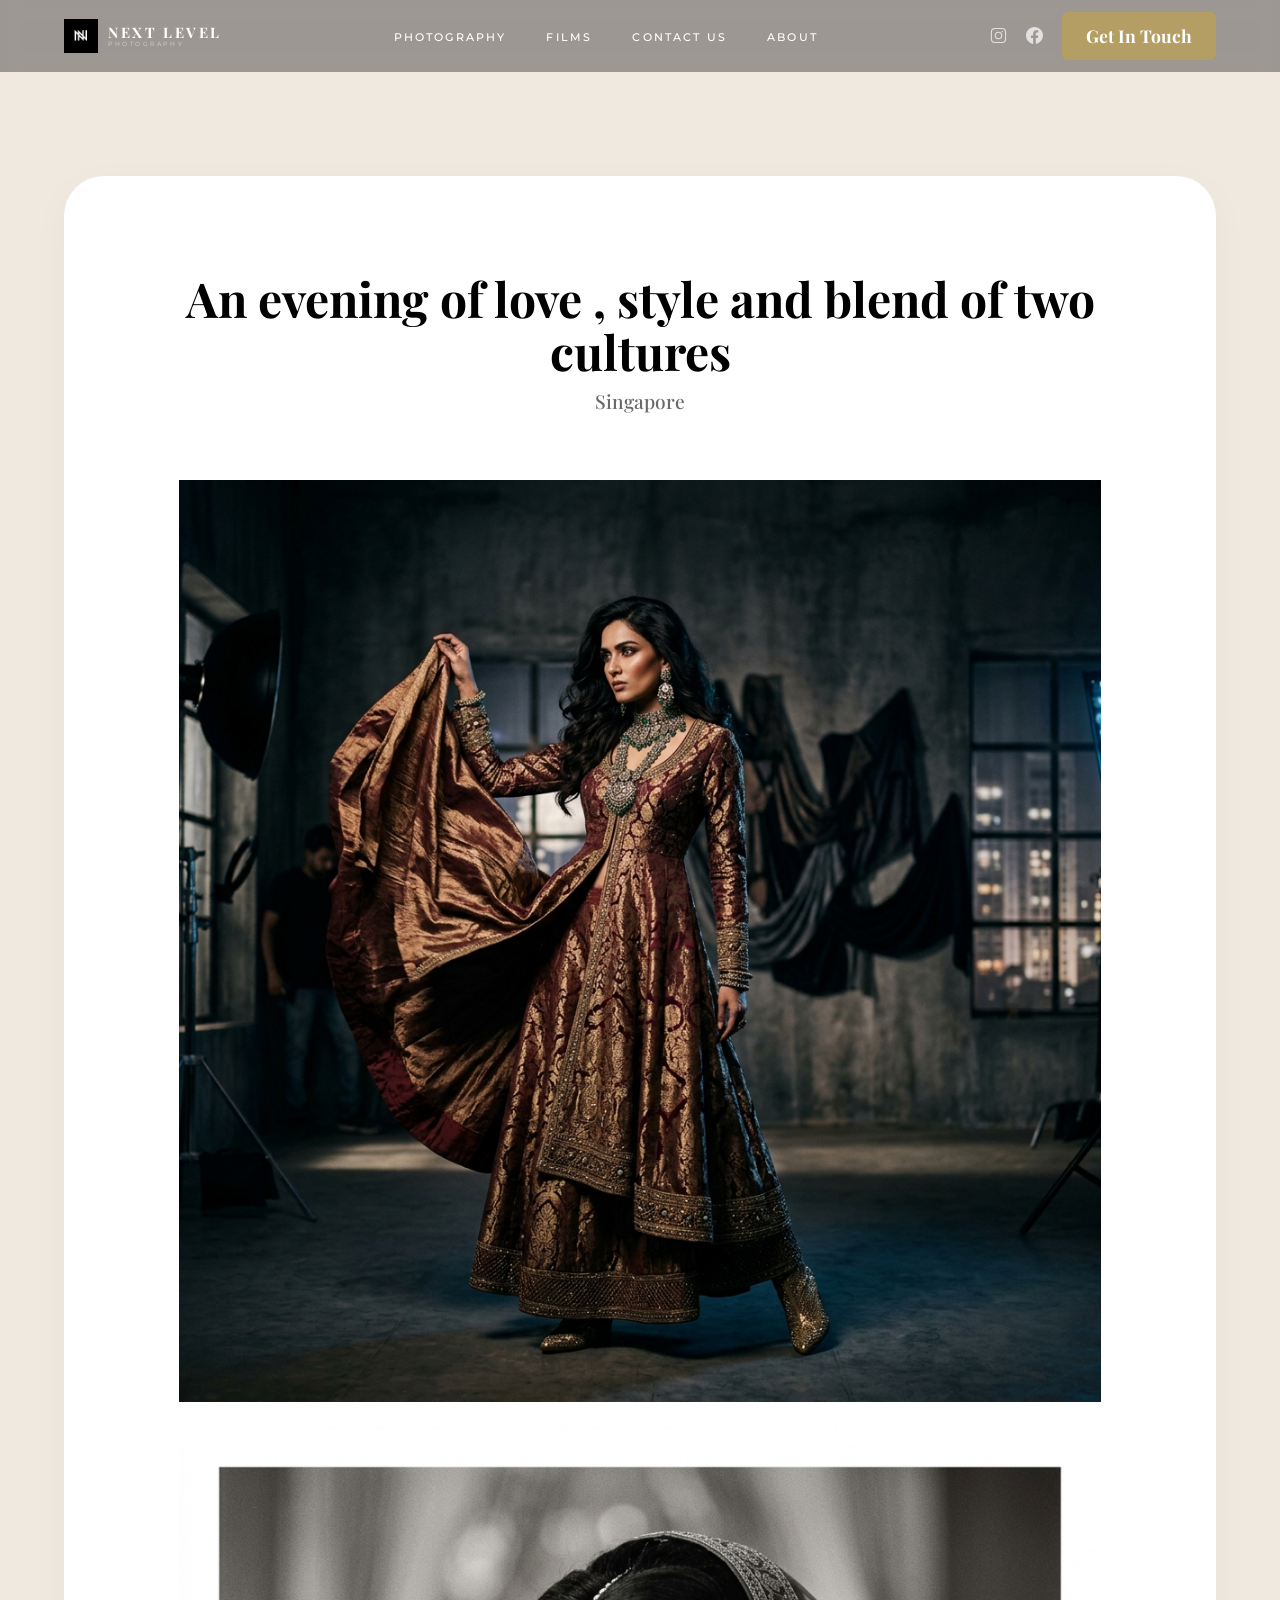
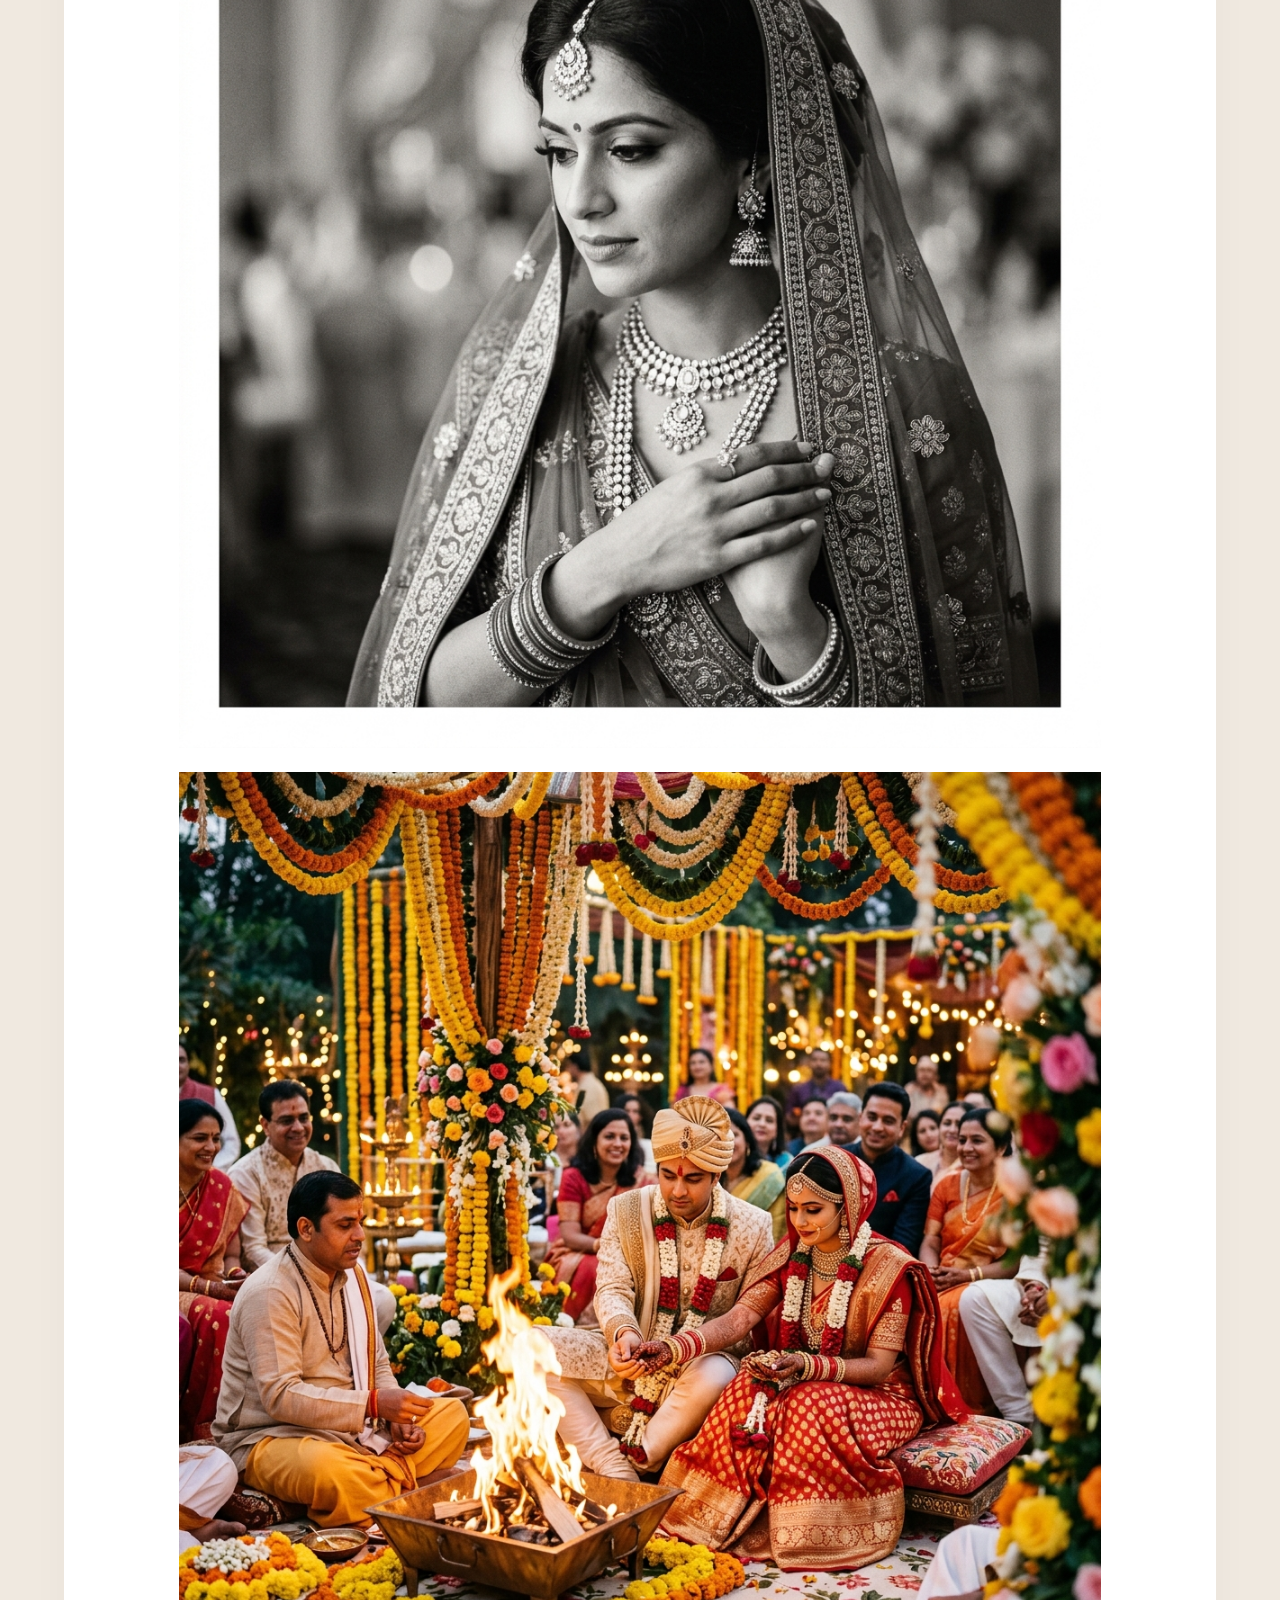
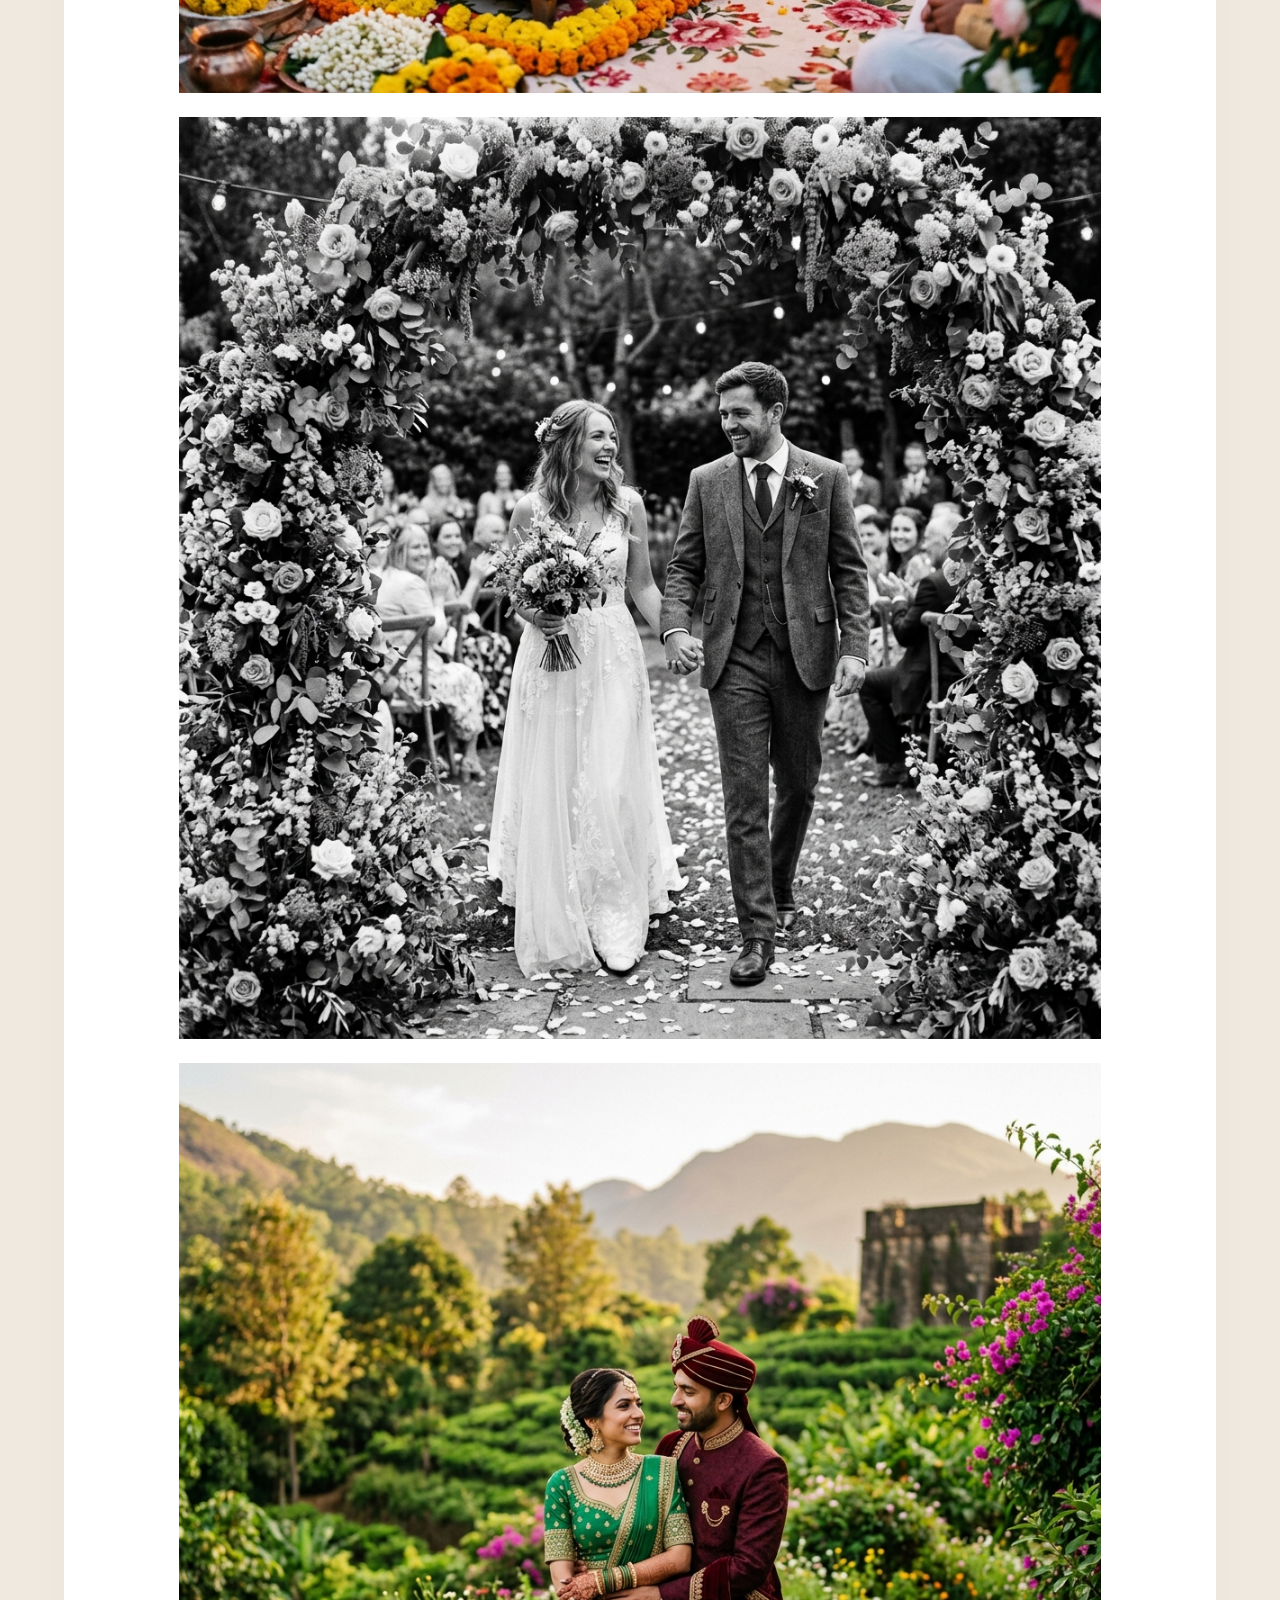
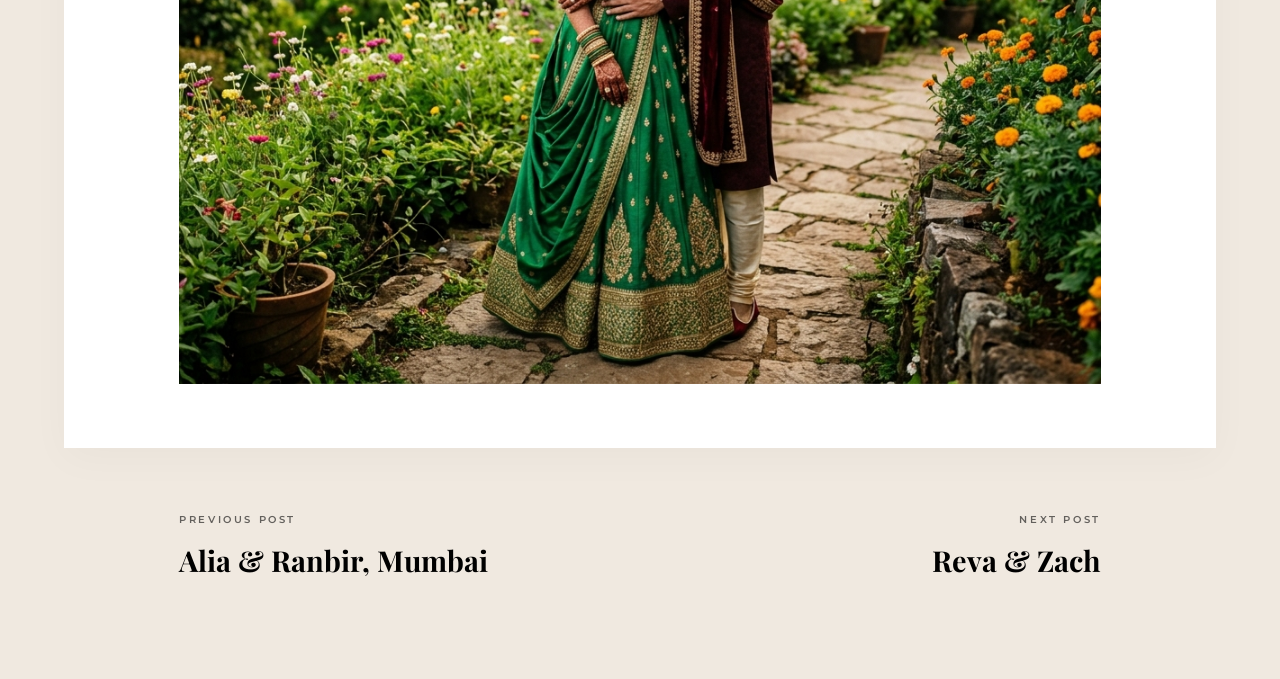
<file: post-singapore.html>
<!DOCTYPE html>
<html lang="en">
<head>
  <meta charset="UTF-8" />
  <meta name="viewport" content="width=device-width, initial-scale=1.0" />
  <title>Kiara & Siddharth | NEXT LEVEL Photography</title>
  <meta name="description" content="Witnessed love in its purest form at Suryagarh, Jaisalmer." />
  <link rel="preconnect" href="https://fonts.googleapis.com" />
  <link rel="preconnect" href="https://fonts.gstatic.com" crossorigin />
  <link href="https://fonts.googleapis.com/css2?family=Playfair+Display:ital,wght@0,400;0,500;0,600;0,700;1,400;1,500;1,600;1,700&family=Montserrat:ital,wght@0,300;0,400;0,500;0,600;1,300;1,400&display=swap" rel="stylesheet" />
  <link rel="stylesheet" href="style.css" />
</head>
<body class="blog-body">
  <!-- NAVIGATION -->
  <header class="site-header" id="siteHeader">
    <nav class="nav-inner">
      <!-- Logo -->
      <div class="nav-logo">
        <a href="index.html">
          <img src="images/nl-logo.png" alt="NL" class="logo-mark" />
          <div class="logo-text-wrap">
            <span class="logo-next">NEXT LEVEL</span>
            <span class="logo-sub">Photography</span>
          </div>
        </a>
      </div>

      <!-- Center nav links -->
      <ul class="nav-links" id="navLinks">
        <li><a href="index.html#photography" class="nav-item">Photography</a></li>
        <li><a href="index.html#films" class="nav-item">Films</a></li>
        <li><a href="index.html#contact" class="nav-item">Contact Us</a></li>
        <li><a href="index.html#about" class="nav-item">About</a></li>
      </ul>

      <!-- Right -->
      <div class="nav-right">
        <a href="https://www.instagram.com/nextlevel_photography_amravati/" target="_blank" rel="noopener" class="nav-social" aria-label="Instagram">
          <svg width="17" height="17" viewBox="0 0 24 24" fill="none" stroke="currentColor" stroke-width="1.5"><rect x="2" y="2" width="20" height="20" rx="5"/><circle cx="12" cy="12" r="4.5"/><circle cx="17.5" cy="6.5" r="1" fill="currentColor" stroke="none"/></svg>
        </a>
        <a href="https://www.facebook.com/nextlevelphotographyamravati" target="_blank" rel="noopener" class="nav-social" aria-label="Facebook">
          <svg width="17" height="17" viewBox="0 0 24 24" fill="currentColor"><path d="M24 12.073C24 5.405 18.627 0 12 0S0 5.405 0 12.073C0 18.1 4.388 23.094 10.125 24v-8.437H7.078v-3.49h3.047v-2.66c0-3.025 1.792-4.697 4.533-4.697 1.312 0 2.686.236 2.686.236v2.97h-1.513c-1.491 0-1.956.931-1.956 1.886v2.265h3.328l-.532 3.49h-2.796V24C19.612 23.094 24 18.1 24 12.073z"/></svg>
        </a>
        <a href="index.html#contact" class="btn-get-in-touch" id="navCta">Get In Touch</a>
        <button class="hamburger" id="hamburger" aria-label="Menu">
          <span></span><span></span><span></span>
        </button>
      </div>
    </nav>
  </header>

  <!-- BLOG POST CONTENT -->
  <main class="blog-main-wrapper" style="margin-top: calc(var(--nav-h) + 2rem);">
    <div class="blog-post-container js-fade-up">
      
      <div class="blog-post-header">
        <h1 class="post-title" style="font-size:clamp(1.8rem, 4vw, 3rem);">An evening of love , style and blend of two cultures</h1>
        <p class="post-location">Singapore</p>
      </div>

      <div class="post-content">
        <img src="images/fashion.png" alt="Kiara and Siddharth Wedding Portrait" />
        <img src="images/mosaic_portrait.png" alt="Kiara and Siddharth Details" />
        <img src="images/wedding_ceremony.png" alt="Kiara and Siddharth Ceremony" />
        <img src="images/mosaic_couple.png" alt="Kiara and Siddharth Evening" />
        <img src="images/prewedding.png" alt="Kiara and Siddharth Prewedding" />
      </div>

    </div>

    <!-- PAGINATION (Outside White Box, On Beige) -->
    <div class="post-pagination">
      <a href="blog-post.html" class="pagination-link">
        <span class="nav-label">Previous Post</span>
        <span class="nav-title">Alia & Ranbir, Mumbai</span>
      </a>
      <a href="blog-post.html" class="pagination-link next">
        <span class="nav-label">Next Post</span>
        <span class="nav-title">Reva & Zach</span>
      </a>
    </div>
  </main>

  <script src="script.js"></script>
</body>
</html>
</file>
<file: style.css>
/* ============================================================
   NEXT LEVEL PHOTOGRAPHY — style.css
   Pixel-perfect match to houseontheclouds.com
   ============================================================ */

/* ── Google Fonts loaded in HTML ──────────────────────────── */
:root {
  /* Colours — exact match to houseontheclouds.com */
  --bg:        #f0e9e0;   /* exact HOTC background */
  --bg-dark:   #0a0a0a;   /* near-black for hero */
  --text:      #000000;   /* pure black body text */
  --text-muted: rgba(0, 0, 0, 0.59); /* muted/heading color */
  --gold:      #b49e64;   /* exact HOTC button color */
  --gold-dark: #9c8a57;   /* darker for hover */
  --white:     #ffffff;
  --rule:      rgba(17,17,17,0.12);
  /* Typography */
  --font-display: 'Playfair Display', 'Cormorant Garamond', 'Didot', Georgia, serif;
  --font-script:  'Playfair Display', Georgia, serif;
  --font-sans:    'Montserrat', 'Proxima Nova', 'Jost', system-ui, sans-serif;
  --font-body:    'Montserrat', 'Proxima Nova', 'Jost', system-ui, sans-serif;

  /* Spacing */
  --gutter: clamp(1.5rem, 5vw, 5rem);
  --nav-h:  72px;

  /* Easing */
  --ease: cubic-bezier(0.25, 0.46, 0.45, 0.94);
}

/* ── Reset ─────────────────────────────────────────────────── */
*, *::before, *::after { box-sizing: border-box; margin: 0; padding: 0; }
html { scroll-behavior: smooth; -webkit-font-smoothing: antialiased; overflow-x: hidden; }

body {
  background: var(--bg);
  color: var(--text);
  font-family: var(--font-body);
  font-size: 16px;
  line-height: 1.6;
  overflow-x: hidden;
}

img { display: block; width: 100%; height: 100%; object-fit: cover; }
a { color: inherit; text-decoration: none; }
ul { list-style: none; }
button { cursor: pointer; border: none; background: none; }

/* ── Scroll animations ──────────────────────────────────────── */
.js-fade-up {
  opacity: 0;
  transform: translateY(28px);
  transition: opacity 0.85s var(--ease), transform 0.85s var(--ease);
}
.js-fade-up.d1 { transition-delay: 0.12s; }
.js-fade-up.d2 { transition-delay: 0.24s; }
.js-fade-up.d3 { transition-delay: 0.36s; }
.js-fade-up.is-visible {
  opacity: 1;
  transform: translateY(0);
}

/* ── Utility ────────────────────────────────────────────────── */
.container {
  max-width: 1400px;
  margin: 0 auto;
  padding: 0 var(--gutter);
}

/* ============================================================
   NAVIGATION
   ============================================================ */
.site-header {
  position: absolute;
  top: 0; left: 0; right: 0;
  z-index: 100;
  height: var(--nav-h);
  background: rgba(0, 0, 0, 0.35);
  backdrop-filter: blur(8px);
  -webkit-backdrop-filter: blur(8px);
}

.nav-inner {
  display: flex;
  align-items: center;
  justify-content: space-between;
  height: var(--nav-h);
  padding: 0 var(--gutter);
}

/* Logo */
.nav-logo a {
  display: flex;
  align-items: center;
  gap: 10px;
}
.logo-mark {
  width: 34px;
  height: 34px;
  object-fit: contain;
  flex-shrink: 0;
}
.logo-text-wrap {
  display: flex;
  flex-direction: column;
  gap: 1px;
  line-height: 1;
}
.logo-next {
  font-family: var(--font-display);
  font-size: 0.9rem;
  font-weight: 700;
  letter-spacing: 0.18em;
  text-transform: uppercase;
  color: #fff;
}
.logo-sub {
  font-family: var(--font-sans);
  font-size: 0.4rem;
  font-weight: 400;
  letter-spacing: 0.4em;
  text-transform: uppercase;
  color: rgba(255,255,255,0.6);
}

/* Nav links */
.nav-links {
  display: flex;
  align-items: center;
  gap: 2.5rem;
}
.nav-item {
  font-family: var(--font-sans);
  font-size: 0.68rem;
  font-weight: 500;
  letter-spacing: 0.2em;
  text-transform: uppercase;
  color: #fff;
  position: relative;
  padding-bottom: 2px;
  transition: color 0.3s ease;
}
.nav-item::after {
  content: '';
  position: absolute;
  bottom: -1px; left: 0;
  width: 0; height: 1px;
  background: var(--gold);
  transition: width 0.3s ease;
}
.nav-item:hover { color: var(--gold); }
.nav-item:hover::after { width: 100%; }

/* Right: social + CTA */
.nav-right {
  display: flex;
  align-items: center;
  gap: 1.2rem;
}
.nav-social {
  color: #fff;
  opacity: 0.7;
  transition: opacity 0.3s ease;
  display: flex;
  align-items: center;
}
.nav-social:hover { opacity: 1; }

.btn-get-in-touch {
  font-family: var(--font-display);
  font-size: 1.1rem;
  font-weight: 700;
  text-transform: capitalize;
  background: var(--gold);
  color: var(--white);
  padding: 10px 24px;
  border-radius: 6px;
  transition: background 0.3s ease, transform 0.2s ease;
}
.btn-get-in-touch:hover { background: var(--gold-dark); transform: scale(1.02); }

/* Hamburger */
.hamburger {
  display: none;
  flex-direction: column;
  gap: 5px;
  padding: 4px;
}
.hamburger span {
  display: block;
  width: 22px;
  height: 1.5px;
  background: #fff;
  transition: transform 0.3s ease, opacity 0.3s ease;
}

/* Mobile nav footer — hidden on desktop */
.mobile-nav-footer {
  display: none;
}

/* Mobile nav open */
@media (max-width: 900px) {
  .nav-links {
    position: fixed;
    top: 0;
    left: 0;
    width: 100%;
    height: 100dvh;
    height: 100vh; /* fallback */
    background: var(--bg);
    display: flex;
    flex-direction: column;
    justify-content: center;
    align-items: center;
    gap: 0;
    padding: 6rem 2rem 3rem;
    transform: translateX(100%);
    transition: transform 0.4s var(--ease);
    z-index: 200;
    list-style: none;
    overflow-y: auto;
  }
  .nav-links li {
    width: 100%;
    text-align: center;
  }
  .nav-links .nav-item {
    font-family: var(--font-display);
    font-size: clamp(1.8rem, 7vw, 2.5rem);
    font-weight: 700;
    color: var(--text);
    letter-spacing: 0.02em;
    text-transform: capitalize;
    padding: 0.6rem 0;
    display: block;
  }
  .nav-links .nav-item:hover { color: var(--gold); }
  .nav-links .nav-item::after { display: none; }

  .nav-links.open { transform: translateX(0); }

  /* Hamburger → X animation */
  .hamburger { display: flex; cursor: pointer; z-index: 201; position: relative; }
  .hamburger.active span:nth-child(1) {
    transform: rotate(45deg) translate(5px, 5px);
  }
  .hamburger.active span:nth-child(2) {
    opacity: 0;
  }
  .hamburger.active span:nth-child(3) {
    transform: rotate(-45deg) translate(5px, -5px);
  }

  /* Mobile footer inside menu — pushed to bottom */
  .mobile-nav-footer {
    display: flex;
    flex-direction: column;
    align-items: center;
    gap: 1.5rem;
    margin-top: auto;
    padding-top: 3rem;
    width: 100%;
  }
  .mobile-nav-social {
    display: flex;
    gap: 1.5rem;
    align-items: center;
  }
  .mobile-nav-social a {
    color: var(--text);
    display: flex;
    transition: opacity 0.3s ease;
  }
  .mobile-nav-social a:hover { opacity: 0.6; }
  .mobile-nav-cta {
    font-family: var(--font-display);
    font-size: 1rem;
    font-weight: 700;
    color: #fff;
    background: var(--text);
    padding: 14px 60px;
    border-radius: 4px;
    text-align: center;
    transition: opacity 0.3s ease;
    width: 80%;
    max-width: 300px;
  }
  .mobile-nav-cta:hover { opacity: 0.85; }

  .btn-get-in-touch { display: none; }
  .nav-social { display: none; }
}

/* ============================================================
   HERO — full-bleed close-up photo, NO text overlay
   ============================================================ */
.hero {
  position: relative;
  width: 100%;
  height: 100vh;
  min-height: 600px;
  overflow: hidden;
  background: #1a1a1a;
}
.hero-media {
  position: absolute;
  inset: 0;
  will-change: transform;
}
.hero-img {
  width: 100%;
  height: 100%;
  object-fit: cover;
  object-position: center bottom;
  filter: grayscale(15%);
}

/* Subtle vignette — matches HOTC grain/vignette look */
.hero::after {
  content: '';
  position: absolute;
  inset: 0;
  background: radial-gradient(ellipse at center, transparent 40%, rgba(0,0,0,0.25) 100%);
  pointer-events: none;
}

/* Scroll cue */
.hero-scroll-cue {
  position: absolute;
  bottom: 2rem;
  right: 2.5rem;
  display: flex;
  flex-direction: column;
  align-items: center;
  gap: 6px;
  z-index: 2;
}
.hero-scroll-cue span {
  font-family: var(--font-sans);
  font-size: 0.5rem;
  letter-spacing: 0.35em;
  text-transform: uppercase;
  color: rgba(255,255,255,0.7);
  writing-mode: vertical-rl;
  text-orientation: mixed;
}
.scroll-line {
  width: 1px;
  height: 50px;
  background: rgba(255,255,255,0.4);
  position: relative;
  overflow: hidden;
}
.scroll-line::after {
  content: '';
  position: absolute;
  top: -100%;
  left: 0;
  width: 100%;
  height: 100%;
  background: rgba(255,255,255,0.9);
  animation: scrollDrop 1.8s ease-in-out infinite;
}
@keyframes scrollDrop {
  0%   { top: -100%; }
  100% { top: 100%; }
}

/* ============================================================
   INTRO — "A Modern Approach" section
   3-col: left photo | center heading+body | right photo
   ============================================================ */
.intro-section {
  background: var(--bg);
  padding: 8rem var(--gutter) 5rem;
}
.intro-inner {
  max-width: 1400px;
  margin: 0 auto;
  display: grid;
  grid-template-columns: 1fr 1.4fr 1.4fr;
  grid-template-rows: auto auto;
  gap: 2.5rem 3rem;
  align-items: start;
}

/* Heading spans cols 1 & 2, left-aligned like HOTC */
.intro-heading-area {
  grid-column: 1 / 3;
  grid-row: 1 / 2;
  text-align: left;
  z-index: 2;
  pointer-events: none;
  margin-bottom: 1rem;
}

/* Left photo — bottom-left under heading */
.intro-left-img {
  grid-column: 1 / 2;
  grid-row: 2 / 3;
  position: relative;
  overflow: hidden;
  aspect-ratio: 4 / 5;
}

/* Body text — center column, row 2 */
.intro-text-area {
  grid-column: 2 / 3;
  grid-row: 2 / 3;
  padding: 1rem 0 0 0;
}

/* Right photo — tall, spans both rows */
.intro-right-img {
  grid-column: 3 / 4;
  grid-row: 1 / 3;
  position: relative;
  overflow: hidden;
  aspect-ratio: 3 / 4;
}

.intro-left-img img,
.intro-right-img img {
  width: 100%;
  height: 100%;
  object-fit: cover;
  filter: grayscale(100%);
  transition: transform 1.2s var(--ease);
}
.intro-left-img:hover img,
.intro-right-img:hover img { transform: scale(1.04); }

/* Big display heading — "A MODERN APPROACH" */
.intro-heading {
  font-family: 'GFS Didot', 'Playfair Display', 'Didot', Georgia, serif;
  font-size: clamp(2rem, 3.8vw, 4.2rem);
  font-weight: 700;
  font-style: normal;
  letter-spacing: 0.05em;
  text-transform: uppercase;
  line-height: 1.05;
  color: var(--text);
  margin-bottom: 0;
}
/* Italic script line — "to an" */
.intro-script {
  font-family: 'GFS Didot', 'Playfair Display', 'Didot', Georgia, serif;
  font-size: clamp(1.6rem, 3vw, 3.4rem);
  font-style: italic;
  font-weight: 400;
  letter-spacing: 0;
  line-height: 1.1;
  color: var(--text);
}

.intro-body {
  font-family: var(--font-body);
  font-size: clamp(0.85rem, 1vw, 0.95rem);
  font-weight: 500;
  line-height: 1.9;
  color: #1a1a1a;
  text-align: left;
}

/* Press logos row */
.press-row {
  display: flex;
  align-items: center;
  justify-content: center;
  gap: clamp(1.5rem, 3vw, 3rem);
  padding: 3rem var(--gutter) 5rem;
  background: var(--bg);
  flex-wrap: wrap;
}
.press-tagline {
  font-family: 'GFS Didot', 'Playfair Display', 'Didot', Georgia, serif;
  font-size: clamp(1.1rem, 2.2vw, 1.8rem);
  font-weight: 400;
  letter-spacing: 0.03em;
  color: var(--text);
  text-align: center;
  line-height: 1.5;
}
.press-tagline em {
  font-style: italic;
  color: var(--text-muted);
}
.press-logo {
  font-family: var(--font-display);
  font-size: clamp(0.9rem, 1.8vw, 1.5rem);
  font-weight: 700;
  letter-spacing: 0.12em;
  text-transform: uppercase;
  color: var(--text);
  opacity: 0.55;
  transition: opacity 0.3s ease;
  white-space: nowrap;
}
.press-logo:hover { opacity: 0.9; }

/* ============================================================
   ICONIC 5×3 GRID
   Each row: 5 landscape cells; center of row 2 = text box
   ============================================================ */
.iconic-section {
  background: var(--bg);
  padding-bottom: 2rem;
}

.iconic-grid {
  display: grid;
  grid-template-columns: repeat(5, 1fr);
  gap: 3px;
}

.iconic-cell {
  position: relative;
  overflow: hidden;
  background: #ddd0c4;
  aspect-ratio: 1 / 1;
}
.iconic-img {
  width: 100%;
  height: 100%;
  object-fit: cover;
  transition: transform 0.9s var(--ease);
}
.iconic-cell:hover .iconic-img { transform: scale(1.06); }

/* Center image cell in row 2 */
.iconic-text-box {
  background: var(--bg);
}
.iconic-pre {
  font-family: var(--font-body);
  font-size: clamp(0.7rem, 1vw, 0.9rem);
  color: var(--text-muted);
  letter-spacing: 0.05em;
  margin-bottom: 0.2rem;
}
.iconic-word {
  font-family: var(--font-display);
  font-size: clamp(1.8rem, 3.5vw, 3.2rem);
  font-weight: 700;
  font-style: italic;
  color: var(--text);
  line-height: 1;
  margin-bottom: 0.2rem;
}
.iconic-post {
  font-family: var(--font-body);
  font-size: clamp(0.7rem, 1vw, 0.9rem);
  color: var(--text-muted);
  letter-spacing: 0.05em;
}

/* ============================================================
   PHOTOGRAPHY BLOG — 4-column grid with couple names + date
   ============================================================ */
.photography-section {
  background: var(--bg);
  padding: 5rem var(--gutter) 6rem;
}

.section-header {
  display: flex;
  align-items: baseline;
  justify-content: space-between;
  margin-bottom: 3rem;
}
.section-label-line {
  display: flex;
  align-items: center;
  gap: 1rem;
}
.label-dash {
  width: 40px;
  height: 1px;
  background: var(--text-muted);
}
.label-text {
  font-family: var(--font-sans);
  font-size: 0.6rem;
  font-weight: 600;
  letter-spacing: 0.3em;
  text-transform: uppercase;
  color: var(--text-muted);
}
.section-h2 {
  font-family: var(--font-display);
  font-size: clamp(2rem, 4vw, 3.5rem);
  font-weight: 700;
  letter-spacing: 0.04em;
  text-transform: uppercase;
  line-height: 1.1;
  color: var(--text);
}
.section-h2.italic { font-style: italic; font-weight: 400; text-transform: none; }
.view-all {
  font-family: var(--font-sans);
  font-size: 0.6rem;
  font-weight: 600;
  letter-spacing: 0.25em;
  text-transform: uppercase;
  color: var(--text-muted);
  border-bottom: 1px solid var(--text-muted);
  padding-bottom: 2px;
  transition: color 0.3s ease, border-color 0.3s ease;
}
.view-all:hover { color: var(--text); border-color: var(--text); }

/* 4-column portfolio grid */
.portfolio-grid {
  display: grid;
  grid-template-columns: repeat(4, 1fr);
  gap: 1rem;
}
.portfolio-card {
  position: relative;
  cursor: pointer;
}
.portfolio-thumb {
  position: relative;
  aspect-ratio: 3 / 4;
  overflow: hidden;
  background: #d8d0c8;
  margin-bottom: 0.8rem;
}
.portfolio-thumb img {
  width: 100%;
  height: 100%;
  object-fit: cover;
  transition: transform 1s var(--ease), filter 0.5s ease;
}
.portfolio-card:hover .portfolio-thumb img {
  transform: scale(1.05);
}
.portfolio-couple {
  font-family: var(--font-display);
  font-size: clamp(0.85rem, 1.2vw, 1rem);
  font-weight: 600;
  color: var(--text);
  letter-spacing: 0.02em;
  margin-bottom: 3px;
}
.portfolio-date {
  font-family: var(--font-sans);
  font-size: 0.65rem;
  color: var(--text-muted);
  letter-spacing: 0.05em;
}
.portfolio-btn {
  display: inline-block;
  margin-top: 3rem;
  font-family: var(--font-display);
  font-size: 1.3rem;
  font-weight: 700;
  text-transform: capitalize;
  background: var(--gold);
  color: var(--white);
  padding: 12px 34px;
  border-radius: 6px;
  transition: background 0.3s ease, transform 0.2s ease;
}
.portfolio-btn:hover { background: var(--gold-dark); transform: scale(1.02); }
.portfolio-center { text-align: center; }

/* ============================================================
   DIAGONAL TRANSITION  (beige ↔ black)
   ============================================================ */
.diagonal-split {
  position: relative;
  height: 120px;
  background: var(--bg);
  overflow: hidden;
  z-index: 1;
}
.diagonal-split::after {
  content: '';
  position: absolute;
  bottom: 0; left: 0; right: 0;
  height: 100%;
  background: var(--bg-dark);
  clip-path: polygon(0 60%, 100% 0, 100% 100%, 0 100%);
}
.diagonal-split.reversed {
  background: var(--bg-dark);
}
.diagonal-split.reversed::after {
  background: var(--bg);
  clip-path: polygon(0 0, 100% 60%, 100% 100%, 0 100%);
}

/* ============================================================
   FILMS SECTION
   ============================================================ */
.films-section {
  background: var(--bg);
  padding: 5rem var(--gutter) 6rem;
}

/* 2-column large film thumbnails */
.films-grid {
  display: grid;
  grid-template-columns: 1fr 1fr;
  gap: 1.5rem;
}
.film-card {
  position: relative;
  cursor: pointer;
}
.film-thumb {
  position: relative;
  aspect-ratio: 16/10;
  overflow: hidden;
  background: #111;
}
.film-thumb img {
  width: 100%;
  height: 100%;
  object-fit: cover;
  transition: transform 1s var(--ease), filter 0.5s ease;
  filter: brightness(0.7);
}
.film-card:hover .film-thumb img {
  transform: scale(1.04);
  filter: brightness(0.6);
}

.film-label-overlay {
  position: absolute;
  inset: 0;
  display: flex;
  flex-direction: column;
  align-items: center;
  justify-content: center;
  text-align: center;
  z-index: 2;
  padding: 2rem;
}

.film-brand {
  position: absolute;
  top: 2rem;
  width: 100%;
  font-family: var(--font-sans);
  font-size: 0.45rem;
  font-weight: 600;
  letter-spacing: 0.4em;
  text-transform: uppercase;
  color: rgba(255,255,255,0.85);
}

.film-couple-name {
  font-family: var(--font-display);
  font-size: clamp(2rem, 5vw, 4.5rem);
  font-weight: 400;
  font-style: normal;
  color: rgba(255,255,255,0.98);
  line-height: 1;
  text-transform: uppercase;
  letter-spacing: 0.05em;
  text-shadow: 0 2px 20px rgba(0,0,0,0.3);
}

.film-location {
  position: absolute;
  bottom: 2rem;
  width: 100%;
  font-family: var(--font-display);
  font-size: clamp(0.9rem, 2vw, 1.2rem);
  font-style: italic;
  font-weight: 400;
  color: rgba(255,255,255,0.9);
  letter-spacing: 0.05em;
}

.film-play-btn {
  position: absolute;
  inset: 0;
  display: flex;
  align-items: center;
  justify-content: center;
  z-index: 3;
  opacity: 1;
  transition: transform 0.4s ease;
}
.film-card:hover .film-play-btn {
  transform: scale(1.1);
}

/* ============================================================
   SOUL+CINEMA — background video with angular frame
   ============================================================ */
.soul-cinema {
  position: relative;
  width: 100%;
  min-height: 80vh;
  background: var(--bg-dark);
  display: flex;
  align-items: center;
  justify-content: center;
  overflow: hidden;
}
.sc-video {
  position: absolute;
  inset: 0;
  width: 100%;
  height: 100%;
  object-fit: cover;
  object-position: center;
  z-index: 0;
  filter: grayscale(100%) brightness(0.55);
}
.sc-overlay {
  position: absolute;
  inset: 0;
  z-index: 1;
  background: linear-gradient(to bottom, rgba(0,0,0,0.2) 0%, rgba(0,0,0,0.45) 50%, rgba(0,0,0,0.2) 100%);
}
.sc-content {
  position: relative;
  z-index: 2;
  text-align: center;
  padding: 5rem var(--gutter);
  max-width: 800px;
}
.sc-title {
  font-family: 'GFS Didot', 'Playfair Display', 'Didot', Georgia, serif;
  font-size: clamp(2rem, 4.5vw, 4.5rem);
  font-weight: 300;
  letter-spacing: 0.25em;
  color: rgba(255,255,255,0.88);
  text-transform: uppercase;
  line-height: 1;
  margin-bottom: 2.5rem;
  text-shadow: 0 2px 30px rgba(0,0,0,0.3);
  white-space: nowrap;
}
.sc-body {
  font-family: 'GFS Didot', 'Playfair Display', 'Didot', Georgia, serif;
  font-size: clamp(0.8rem, 1.1vw, 0.95rem);
  font-style: italic;
  font-weight: 400;
  color: rgba(255,255,255,0.85);
  line-height: 1.8;
  margin-bottom: 0;
  max-width: 560px;
  margin-left: auto;
  margin-right: auto;
}
.sc-cta {
  display: none;
}

/* ============================================================
   ABOUT / CONTACT
   ============================================================ */
.about-section {
  background: var(--bg);
  padding: 7rem var(--gutter);
}
.about-inner {
  max-width: 1400px;
  margin: 0 auto;
  display: grid;
  grid-template-columns: 1fr 1fr;
  gap: 6rem;
  align-items: center;
}
.about-body {
  font-family: var(--font-body);
  font-size: clamp(0.85rem, 1.1vw, 0.95rem);
  line-height: 1.9;
  color: var(--text-muted);
  margin-top: 1.5rem;
}
.about-stats {
  display: flex;
  gap: 3rem;
  margin-top: 3rem;
}
.about-stat { text-align: center; }
.stat-num {
  display: block;
  font-family: var(--font-display);
  font-size: clamp(2rem, 3.5vw, 3rem);
  font-weight: 700;
  color: var(--text);
  line-height: 1;
}
.stat-plus { font-size: 0.7em; }
.stat-lbl {
  display: block;
  font-family: var(--font-sans);
  font-size: 0.6rem;
  letter-spacing: 0.2em;
  text-transform: uppercase;
  color: var(--text-muted);
  margin-top: 4px;
}
.about-img {
  aspect-ratio: 3/4;
  overflow: hidden;
}
.about-img img {
  width: 100%; height: 100%;
  object-fit: cover;
  filter: grayscale(30%);
  transition: transform 1.2s var(--ease);
}
.about-img:hover img { transform: scale(1.04); }

/* ============================================================
   CONTACT SECTION
   ============================================================ */
.contact-section {
  background: var(--bg);
  padding: 6rem var(--gutter) 7rem;
  border-top: 1px solid var(--rule);
}
.contact-inner {
  max-width: 1200px;
  margin: 0 auto;
  display: grid;
  grid-template-columns: 1fr 1.5fr;
  gap: 6rem;
  align-items: start;
}
.contact-info-item { margin-top: 2rem; }
.ci-label {
  font-family: var(--font-sans);
  font-size: 0.55rem;
  font-weight: 600;
  letter-spacing: 0.3em;
  text-transform: uppercase;
  color: var(--text-muted);
  margin-bottom: 6px;
}
.ci-value {
  display: block;
  font-family: var(--font-body);
  font-size: 0.9rem;
  color: var(--text);
  line-height: 1.7;
  transition: color 0.3s ease;
}
.ci-value:hover { color: var(--gold); }

/* Form */
.contact-form { display: flex; flex-direction: column; gap: 1rem; }
.form-row-2 { display: grid; grid-template-columns: 1fr 1fr; gap: 1rem; }
.form-field input,
.form-field textarea,
.form-field select {
  width: 100%;
  background: transparent;
  border: none;
  border-bottom: 1px solid var(--rule);
  padding: 12px 0;
  font-family: var(--font-body);
  font-size: 0.88rem;
  color: var(--text);
  outline: none;
  transition: border-color 0.3s ease;
  appearance: none;
}
.form-field input::placeholder,
.form-field textarea::placeholder { color: var(--text-muted); }
.form-field input:focus,
.form-field textarea:focus,
.form-field select:focus { border-color: var(--gold); }
.form-field textarea { resize: vertical; min-height: 100px; }

.btn-submit {
  align-self: flex-start;
  font-family: var(--font-display);
  font-size: 1.3rem;
  font-weight: 700;
  text-transform: capitalize;
  background: var(--gold);
  color: var(--white);
  padding: 12px 34px;
  border-radius: 6px;
  margin-top: 0.5rem;
  transition: background 0.3s ease, transform 0.2s ease;
  cursor: pointer;
  border: none;
}
.btn-submit:hover { background: var(--gold-dark); transform: scale(1.02); }

/* ============================================================
   FOOTER
   ============================================================ */
.site-footer {
  background: var(--bg);
  padding: 6rem var(--gutter) 6rem;
}

.footer-grid {
  max-width: 1400px;
  margin: 0 auto;
  display: grid;
  grid-template-columns: 1.5fr 1fr 1fr;
  align-items: start;
  gap: 2rem;
}

.footer-col-brand {
  display: flex;
  flex-direction: column;
  gap: 1.5rem;
}

.footer-logo {
  font-family: var(--font-display);
  font-size: clamp(1.4rem, 2.5vw, 2.2rem);
  font-weight: 700;
  line-height: 0.85;
  letter-spacing: 0.02em;
  text-transform: uppercase;
  color: var(--text);
  text-align: center;
}

.footer-social-icons {
  display: flex;
  gap: 1.2rem;
  align-items: center;
}

.footer-social-icons a {
  color: var(--text);
  transition: opacity 0.3s ease, transform 0.3s ease;
  display: flex;
}
.footer-social-icons a:hover {
  opacity: 0.6;
  transform: translateY(-2px);
}

.footer-col-links,
.footer-col-contact {
  display: flex;
  flex-direction: column;
}

.footer-text-bold {
  font-family: var(--font-body);
  font-weight: 600;
  font-size: 0.95rem;
  color: var(--text);
  margin: 0;
}

.footer-text-link {
  font-family: var(--font-body);
  font-weight: 600;
  font-size: 0.95rem;
  color: var(--text);
  margin: 0;
  transition: opacity 0.3s ease;
}
.footer-text-link:hover {
  opacity: 0.6;
}

/* Ensure mobile layout stacks neatly */
@media (max-width: 800px) {
  .footer-grid {
    grid-template-columns: 1fr;
    gap: 3rem;
    text-align: center;
  }
  .footer-col-brand {
    align-items: center;
  }
  .footer-col-brand .logo-mark {
    margin: 0 auto;
  }
  .footer-social-icons {
    justify-content: center;
  }
  .footer-col-links,
  .footer-col-contact {
    align-items: center;
  }
}

/* ============================================================
   RESPONSIVE — Tablet (≤1100px)
   ============================================================ */
@media (max-width: 1100px) {
  .intro-inner {
    grid-template-columns: 1fr 1fr;
    gap: 1.5rem 2rem;
  }
  .intro-heading-area {
    grid-column: 1 / -1;
    text-align: center;
  }
  .intro-left-img {
    grid-column: 1 / 2;
    grid-row: 2 / 3;
  }
  .intro-right-img {
    grid-column: 2 / 3;
    grid-row: 2 / 3;
    aspect-ratio: 4 / 5;
  }
  .intro-text-area {
    grid-column: 1 / -1;
    grid-row: 3 / 4;
    text-align: center;
    padding: 0 2rem;
  }
  .portfolio-grid { grid-template-columns: 1fr; gap: 1.5rem; }
  .portfolio-card:last-child { display: block; }
  .about-inner { grid-template-columns: 1fr; gap: 3rem; }
  .about-img { display: none; }
  .iconic-grid { grid-template-columns: repeat(3, 1fr); }
}

/* ============================================================
   RESPONSIVE — iPad / Small tablet (≤800px)
   ============================================================ */
@media (max-width: 800px) {
  :root { --nav-h: 64px; }

  /* Nav */
  .nav-logo a { gap: 8px; }
  .logo-mark { width: 28px; height: 28px; }
  .logo-next { font-size: 0.75rem; }

  /* Hero */
  .hero { height: 100vh; height: 100dvh; }

  /* Intro */
  .intro-section { padding: 5rem var(--gutter) 3rem; }
  .intro-inner {
    display: flex;
    flex-direction: column;
    gap: 2rem;
    align-items: center;
  }
  .intro-heading-area {
    text-align: center;
    margin-bottom: 0;
    white-space: normal;
  }
  .intro-heading {
    font-size: clamp(1.6rem, 6vw, 2.5rem);
  }
  .intro-script {
    font-size: clamp(1.3rem, 5vw, 2rem);
  }
  .intro-left-img,
  .intro-right-img {
    width: 100%;
    aspect-ratio: 4 / 3;
  }
  .intro-text-area {
    padding: 0;
    text-align: center;
  }

  /* Tagline */
  .press-tagline {
    font-size: clamp(0.95rem, 3vw, 1.2rem);
  }

  /* Iconic grid → 2 cols, all cells visible */
  .iconic-grid {
    grid-template-columns: repeat(2, 1fr);
    gap: 3px;
  }
  .iconic-text-box {
    aspect-ratio: 1 / 1;
  }

  /* Portfolio → 2 cols */
  .photography-section { padding: 3rem var(--gutter) 4rem; }
  .portfolio-grid { grid-template-columns: 1fr; gap: 1.5rem; }
  .portfolio-couple { font-size: 0.85rem; }
  .portfolio-date { font-size: 0.6rem; }
  .portfolio-btn { font-size: 1rem; padding: 10px 24px; }

  /* Films → 1 col */
  .films-section { padding: 3rem var(--gutter) 4rem; }
  .films-grid { grid-template-columns: 1fr; }

  /* Soul+Cinema */
  .soul-cinema { min-height: 55vh; }
  .sc-title {
    font-size: clamp(1.6rem, 5vw, 2.8rem);
    letter-spacing: 0.15em;
  }
  .sc-body {
    font-size: clamp(0.75rem, 2.5vw, 0.85rem);
    max-width: 90%;
  }

  /* About */
  .about-section { padding: 4rem var(--gutter); }
  .about-inner { grid-template-columns: 1fr; gap: 2rem; }
  .about-img { display: none; }
  .about-stats { gap: 2rem; }

  /* Contact */
  .contact-section { padding: 4rem var(--gutter); }
  .contact-inner { grid-template-columns: 1fr; gap: 3rem; }

  /* Footer */
  .site-footer { padding: 4rem var(--gutter) 2rem; }
  .footer-grid {
    grid-template-columns: 1fr;
    gap: 3rem;
    text-align: center;
  }
  .footer-col-brand {
    align-items: center;
  }
  .footer-social-icons {
    justify-content: center;
  }
  .footer-col-links,
  .footer-col-contact {
    align-items: center;
  }
}

/* ============================================================
   RESPONSIVE — Mobile (≤480px)
   ============================================================ */
@media (max-width: 480px) {
  /* Hero */
  .hero { height: 100vh; height: 100dvh; }
  .hero-scroll-cue { display: none; }

  /* Intro heading even smaller */
  .intro-heading { font-size: clamp(1.3rem, 5.5vw, 1.8rem); }
  .intro-script { font-size: clamp(1.1rem, 4.5vw, 1.5rem); }

  /* Portfolio → still 2 cols but tighter */
  .portfolio-grid { grid-template-columns: 1fr; gap: 1.2rem; }
  .portfolio-thumb { margin-bottom: 0.5rem; }
  .portfolio-couple { font-size: 0.75rem; }
  .portfolio-date { font-size: 0.55rem; }
  .portfolio-btn { font-size: 0.9rem; padding: 8px 20px; margin-top: 2rem; }

  /* Iconic grid gap tighter on small phones */
  .iconic-grid { gap: 2px; }

  /* About stats */
  .about-stats { gap: 1.5rem; flex-wrap: wrap; justify-content: center; }
  .stat-num { font-size: clamp(1.8rem, 8vw, 2.5rem); }

  /* Soul+Cinema */
  .soul-cinema { min-height: 45vh; }
  .sc-title {
    font-size: clamp(1.3rem, 6vw, 2rem);
    letter-spacing: 0.12em;
  }
  .sc-body {
    font-size: 0.72rem;
    max-width: 95%;
    line-height: 1.7;
  }
  .sc-content { padding: 3rem var(--gutter); }

  /* Contact form */
  .form-row-2 { grid-template-columns: 1fr; }
  .section-h2 { font-size: clamp(1.5rem, 6vw, 2rem); }

  /* Film cards */
  .film-couple-name { font-size: clamp(1.2rem, 5vw, 1.8rem); }
  .film-brand { font-size: 0.35rem; }
  .film-location { font-size: 0.7rem; }
}

/* ============================================================
   BLOG PAGE
   ============================================================ */
.blog-body {
  background: var(--bg);
  padding-top: var(--nav-h);
}

.blog-main-wrapper {
  padding: 0 var(--gutter) 4rem var(--gutter);
}

.blog-container {
  background: #ffffff;
  border-top-left-radius: 40px;
  border-top-right-radius: 40px;
  min-height: 80vh;
  padding: 3rem 4rem;
  box-shadow: 0 10px 40px rgba(0,0,0,0.05);
}

.blog-filter {
  text-align: center;
  margin-bottom: 3rem;
  font-family: var(--font-display);
  font-size: 1.1rem;
  color: var(--text-muted);
}
.filter-label {
  display: block;
  font-weight: 600;
  margin-bottom: 0.5rem;
  color: var(--text-muted);
}
.filter-options {
  font-weight: 700;
  color: var(--text-muted);
  letter-spacing: 0.05em;
}
.filter-option {
  cursor: pointer;
  transition: color 0.3s ease;
  margin: 0 0.5rem;
}
.filter-option.active {
  color: var(--text);
}
.filter-option:hover {
  color: var(--text);
}

.blog-grid {
  display: grid;
  grid-template-columns: repeat(4, 1fr);
  gap: 2.5rem 2rem;
}

.blog-card {
  display: flex;
  flex-direction: column;
}

.blog-img {
  width: 100%;
  aspect-ratio: 3/4;
  object-fit: cover;
  margin-bottom: 1.2rem;
}

.blog-title {
  font-family: var(--font-display);
  font-size: 1.25rem;
  font-weight: 700;
  line-height: 1.3;
  margin-bottom: 1rem;
  color: var(--text);
}

.blog-excerpt {
  font-family: var(--font-display);
  font-size: 1.05rem;
  font-weight: 600;
  line-height: 1.5;
  color: #222;
  margin-bottom: 1.5rem;
}

.blog-read-more {
  font-family: var(--font-display);
  font-size: 0.95rem;
  font-weight: 700;
  color: var(--text);
  margin-top: auto;
  margin-bottom: 1rem;
  display: inline-block;
  transition: opacity 0.3s ease;
}
.blog-read-more:hover {
  opacity: 0.6;
}

.blog-category {
  font-family: var(--font-display);
  font-size: 0.85rem;
  font-weight: 600;
  color: var(--text-muted);
  display: block;
}

@media (max-width: 1100px) {
  .blog-container { padding: 3rem 2rem; }
  .blog-grid { grid-template-columns: repeat(3, 1fr); }
}
@media (max-width: 800px) {
  .blog-container { padding: 2rem 1rem; border-top-left-radius: 20px; border-top-right-radius: 20px; }
  .blog-grid { grid-template-columns: repeat(2, 1fr); gap: 1.5rem; }
}
@media (max-width: 480px) {
  .blog-grid { grid-template-columns: 1fr; }
}

/* ============================================================
   SINGLE BLOG POST PAGE
   ============================================================ */
.blog-post-container {
  background: #ffffff;
  border-radius: 40px 40px 0 0;
  padding: 6rem 10% 4rem; 
  max-width: 1400px;
  margin: 0 auto;
  box-shadow: 0 10px 40px rgba(0,0,0,0.03);
}

.blog-post-header {
  text-align: center;
  margin-bottom: 4rem;
}

.post-title {
  font-family: var(--font-display);
  font-size: clamp(2.5rem, 5vw, 4.5rem);
  font-weight: 700;
  line-height: 1.1;
  color: var(--text);
  margin-bottom: 0.5rem;
}

.post-location {
  font-family: var(--font-display);
  font-size: 1.2rem;
  font-weight: 500;
  color: var(--text-muted);
}

.post-content {
  display: flex;
  flex-direction: column;
  gap: 1.5rem;
}

.post-content img {
  width: 100%;
  height: auto;
  object-fit: cover;
}

.post-pagination {
  max-width: 1400px;
  margin: 0 auto;
  padding: 4rem 10% 2rem;
  display: flex;
  justify-content: space-between;
}

.pagination-link {
  display: flex;
  flex-direction: column;
  transition: opacity 0.3s ease;
}
.pagination-link:hover { opacity: 0.6; }

.pagination-link.next { text-align: right; }

.nav-label {
  font-family: var(--font-sans);
  font-size: 0.65rem;
  text-transform: uppercase;
  letter-spacing: 0.25em;
  color: var(--text-muted);
  margin-bottom: 0.5rem;
  font-weight: 600;
}

.nav-title {
  font-family: var(--font-display);
  font-size: 1.8rem;
  font-weight: 700;
  color: var(--text);
}

@media (max-width: 800px) {
  .blog-post-container { padding: 4rem 1rem 2rem; border-radius: 20px 20px 0 0; }
  .post-pagination { flex-direction: column; gap: 2rem; align-items: center; text-align: center; }
  .pagination-link.next { text-align: center; }
}
</file>
